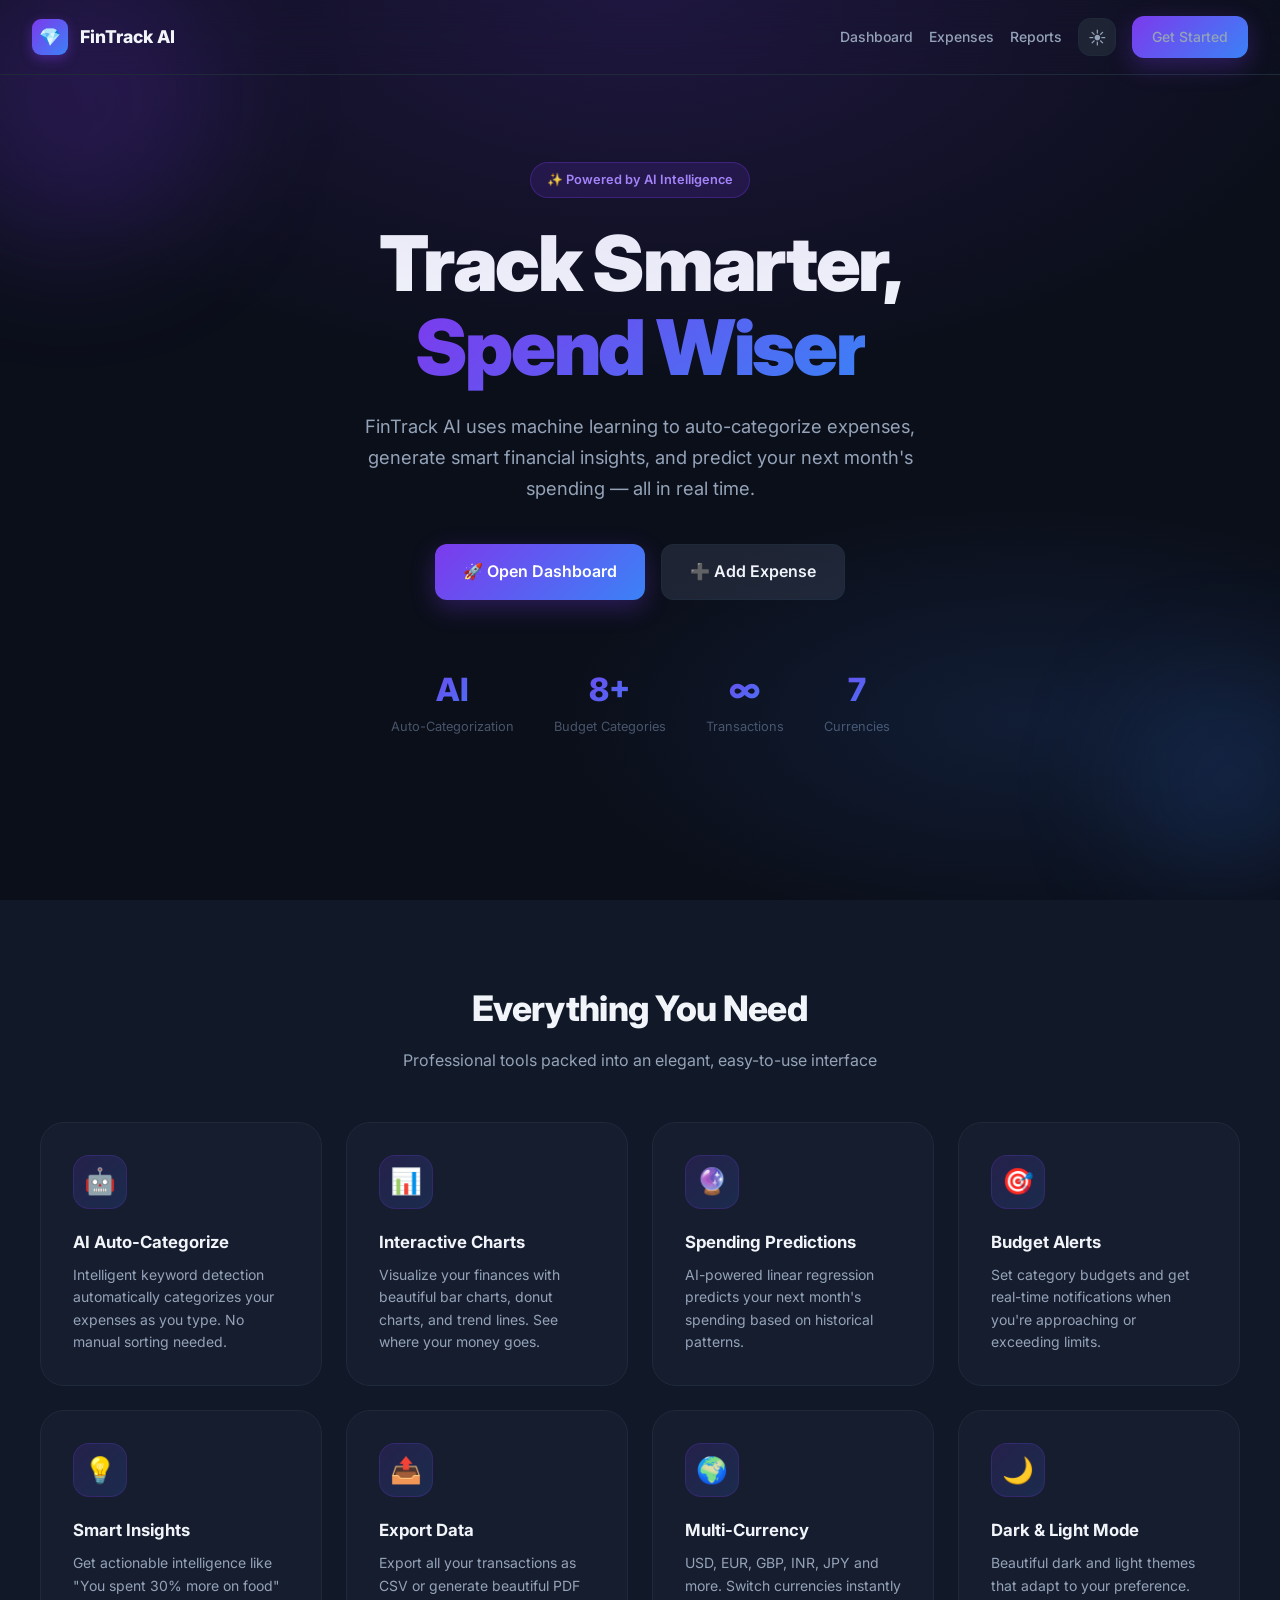
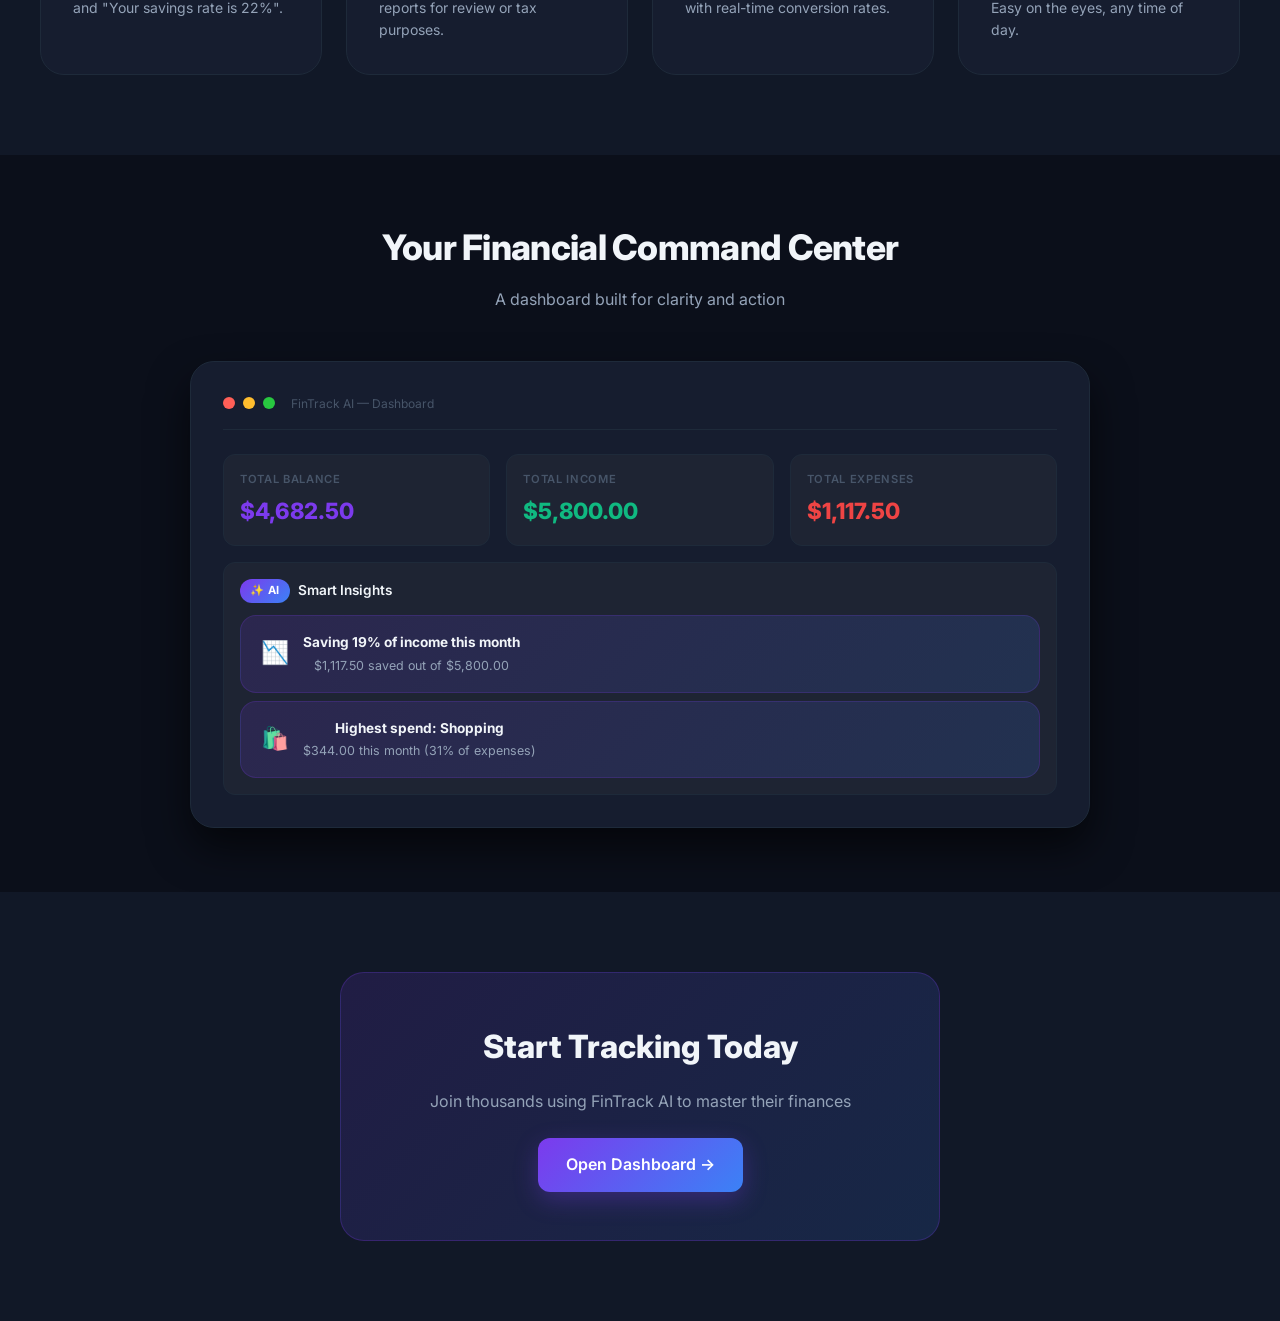
<file: FinTrack_AI_App/index.html>
<!DOCTYPE html>
<html lang="en" data-theme="dark">
<head>
  <meta charset="UTF-8" />
  <meta name="viewport" content="width=device-width, initial-scale=1.0" />
  <title>FinTrack AI — Smart Expense Manager</title>
  <meta name="description" content="FinTrack AI is an intelligent, AI-powered expense tracker that helps you manage finances, track spending, and predict your budget." />
  <link rel="stylesheet" href="css/main.css" />
  <link rel="stylesheet" href="css/sidebar.css" />
  <style>
    /* HOME PAGE SPECIFIC */
    .hero-section {
      min-height: 100vh;
      display: flex;
      flex-direction: column;
      align-items: center;
      justify-content: center;
      text-align: center;
      padding: 2rem;
      position: relative;
      overflow: hidden;
    }

    .hero-bg {
      position: absolute; inset: 0;
      background: radial-gradient(ellipse 80% 60% at 50% 0%, rgba(124,58,237,0.18) 0%, transparent 70%),
                  radial-gradient(ellipse 60% 40% at 80% 80%, rgba(59,130,246,0.12) 0%, transparent 60%);
      pointer-events: none;
    }

    .hero-badge {
      display: inline-flex;
      align-items: center;
      gap: 0.5rem;
      padding: 0.4rem 1rem;
      background: rgba(124,58,237,0.15);
      border: 1px solid rgba(124,58,237,0.3);
      border-radius: 100px;
      font-size: 0.8rem;
      font-weight: 600;
      color: var(--primary-light);
      margin-bottom: 1.5rem;
      animation: slideDown 0.6s ease;
    }

    .hero-title {
      font-size: clamp(2.5rem, 6vw, 5rem);
      font-weight: 900;
      letter-spacing: -0.03em;
      line-height: 1.1;
      margin-bottom: 1.25rem;
      animation: slideUp 0.7s ease;
    }

    .hero-title .gradient-text {
      background: var(--gradient);
      -webkit-background-clip: text;
      -webkit-text-fill-color: transparent;
      background-clip: text;
    }

    .hero-subtitle {
      font-size: 1.15rem;
      color: var(--text-secondary);
      max-width: 560px;
      margin: 0 auto 2.5rem;
      line-height: 1.7;
      animation: slideUp 0.8s ease;
    }

    .hero-cta {
      display: flex;
      gap: 1rem;
      justify-content: center;
      flex-wrap: wrap;
      animation: slideUp 0.9s ease;
    }

    .hero-stats {
      display: flex;
      gap: 2.5rem;
      justify-content: center;
      flex-wrap: wrap;
      margin-top: 4rem;
      animation: fadeIn 1s ease;
    }
    .hero-stat { text-align: center; }
    .hero-stat .val {
      font-size: 2rem;
      font-weight: 800;
      background: var(--gradient);
      -webkit-background-clip: text;
      -webkit-text-fill-color: transparent;
      background-clip: text;
    }
    .hero-stat .lbl { font-size: 0.8rem; color: var(--text-muted); margin-top: 2px; }

    /* FEATURES */
    .features-section {
      padding: 5rem 2rem;
      background: var(--bg-secondary);
    }
    .section-title {
      text-align: center;
      margin-bottom: 3rem;
    }
    .section-title h2 {
      font-size: 2.2rem;
      font-weight: 800;
      letter-spacing: -0.02em;
      margin-bottom: 0.75rem;
    }
    .section-title p { font-size: 1rem; color: var(--text-secondary); }

    .features-grid {
      display: grid;
      grid-template-columns: repeat(auto-fit, minmax(280px, 1fr));
      gap: 1.5rem;
      max-width: 1200px;
      margin: 0 auto;
    }
    .feature-card {
      background: var(--bg-card);
      border: 1px solid var(--border);
      border-radius: var(--radius-xl);
      padding: 2rem;
      transition: all var(--transition);
      position: relative;
      overflow: hidden;
    }
    .feature-card::before {
      content: '';
      position: absolute;
      top: 0; left: 0; right: 0;
      height: 2px;
      background: var(--gradient);
      opacity: 0;
      transition: opacity var(--transition);
    }
    .feature-card:hover { transform: translateY(-6px); box-shadow: var(--shadow-lg); }
    .feature-card:hover::before { opacity: 1; }
    .feature-icon {
      width: 54px; height: 54px;
      border-radius: var(--radius-lg);
      background: var(--gradient-soft);
      border: 1px solid rgba(124,58,237,0.2);
      display: flex; align-items: center; justify-content: center;
      font-size: 1.6rem;
      margin-bottom: 1.25rem;
    }
    .feature-card h3 { font-size: 1.05rem; font-weight: 700; margin-bottom: 0.5rem; }
    .feature-card p { font-size: 0.875rem; color: var(--text-secondary); line-height: 1.6; }

    /* PREVIEW STRIP */
    .preview-section {
      padding: 4rem 2rem;
      background: var(--bg-primary);
      text-align: center;
    }
    .preview-card {
      max-width: 900px;
      margin: 2rem auto 0;
      background: var(--bg-card);
      border: 1px solid var(--border);
      border-radius: var(--radius-xl);
      padding: 2rem;
      box-shadow: var(--shadow-lg);
    }
    .preview-bar {
      display: flex;
      align-items: center;
      gap: 0.5rem;
      margin-bottom: 1.5rem;
      padding-bottom: 1rem;
      border-bottom: 1px solid var(--border);
    }
    .preview-dot { width: 12px; height: 12px; border-radius: 50%; }
    .preview-dot.red   { background: #FF5F57; }
    .preview-dot.amber { background: #FFBD2E; }
    .preview-dot.green { background: #28C840; }
    .preview-stat-row {
      display: grid;
      grid-template-columns: repeat(3,1fr);
      gap: 1rem;
      text-align: left;
    }
    .preview-stat {
      padding: 1rem;
      background: var(--bg-tertiary);
      border-radius: var(--radius);
      border: 1px solid var(--border);
    }
    .preview-stat .label { font-size: 0.7rem; color: var(--text-muted); text-transform:uppercase; letter-spacing:0.06em; font-weight:600; }
    .preview-stat .amount { font-size: 1.4rem; font-weight: 800; margin-top: 0.25rem; }
    .green-text { color: var(--success); }
    .red-text   { color: var(--danger); }
    .purple-text { color: var(--primary); }

    /* CTA SECTION */
    .cta-section {
      padding: 5rem 2rem;
      background: var(--bg-secondary);
      text-align: center;
    }
    .cta-box {
      max-width: 600px;
      margin: 0 auto;
      padding: 3rem;
      border-radius: var(--radius-xl);
      background: var(--gradient-soft);
      border: 1.5px solid rgba(124,58,237,0.25);
    }
    .cta-box h2 { font-size: 2rem; font-weight: 800; margin-bottom: 1rem; }
    .cta-box p  { color: var(--text-secondary); margin-bottom: 1.5rem; }

    /* Home-only: no sidebar */
    .home-header {
      position: fixed;
      top: 0; left: 0; right: 0;
      padding: 1rem 2rem;
      display: flex;
      align-items: center;
      justify-content: space-between;
      z-index: 100;
      backdrop-filter: blur(20px);
      -webkit-backdrop-filter: blur(20px);
      background: rgba(var(--bg-primary), 0.8);
      border-bottom: 1px solid var(--border);
    }
    .home-logo { display: flex; align-items: center; gap: 0.75rem; }
    .home-logo .logo-icon { width: 36px; height: 36px; border-radius: 9px; background: var(--gradient); display:flex;align-items:center;justify-content:center;font-size:1.1rem;color:white;box-shadow:0 4px 12px rgba(124,58,237,0.4); }
    .home-logo span { font-size: 1.1rem; font-weight: 800; color: var(--text-primary); }
    .home-nav { display: flex; align-items: center; gap: 1rem; }
    .home-nav a { font-size: 0.875rem; font-weight: 500; color: var(--text-secondary); transition: color var(--transition-fast); }
    .home-nav a:hover { color: var(--primary); }

    .floating-orb {
      position: absolute;
      border-radius: 50%;
      filter: blur(60px);
      pointer-events: none;
      animation: float 6s ease-in-out infinite;
    }
    .orb-1 { width: 300px; height: 300px; background: rgba(124,58,237,0.2); top:-50px; left:-80px; }
    .orb-2 { width: 200px; height: 200px; background: rgba(59,130,246,0.15); bottom:20px; right:-50px; animation-delay:-3s; }
    @keyframes float {
      0%,100% { transform: translateY(0); }
      50%      { transform: translateY(-20px); }
    }
  </style>
</head>
<body>
<!-- Home page: full-width, no sidebar -->

<header class="home-header">
  <div class="home-logo">
    <div class="logo-icon">💎</div>
    <span>FinTrack AI</span>
  </div>
  <nav class="home-nav">
    <a href="dashboard.html">Dashboard</a>
    <a href="expenses.html">Expenses</a>
    <a href="reports.html">Reports</a>
    <button class="theme-toggle-btn" id="themeToggleBtn" title="Toggle theme">🌙</button>
    <a href="dashboard.html" class="btn btn-primary">Get Started</a>
  </nav>
</header>

<!-- HERO -->
<section class="hero-section">
  <div class="hero-bg"></div>
  <div class="floating-orb orb-1"></div>
  <div class="floating-orb orb-2"></div>

  <div class="hero-badge">✨ Powered by AI Intelligence</div>

  <h1 class="hero-title">
    Track Smarter,<br/>
    <span class="gradient-text">Spend Wiser</span>
  </h1>

  <p class="hero-subtitle">
    FinTrack AI uses machine learning to auto-categorize expenses, generate smart financial insights, and predict your next month's spending — all in real time.
  </p>

  <div class="hero-cta">
    <a href="dashboard.html" class="btn btn-primary btn-lg">
      🚀 Open Dashboard
    </a>
    <a href="expenses.html" class="btn btn-secondary btn-lg">
      ➕ Add Expense
    </a>
  </div>

  <div class="hero-stats">
    <div class="hero-stat">
      <div class="val">AI</div>
      <div class="lbl">Auto-Categorization</div>
    </div>
    <div class="hero-stat">
      <div class="val">8+</div>
      <div class="lbl">Budget Categories</div>
    </div>
    <div class="hero-stat">
      <div class="val">∞</div>
      <div class="lbl">Transactions</div>
    </div>
    <div class="hero-stat">
      <div class="val">7</div>
      <div class="lbl">Currencies</div>
    </div>
  </div>
</section>

<!-- FEATURES -->
<section class="features-section">
  <div class="section-title">
    <h2>Everything You Need</h2>
    <p>Professional tools packed into an elegant, easy-to-use interface</p>
  </div>
  <div class="features-grid">
    <div class="feature-card">
      <div class="feature-icon">🤖</div>
      <h3>AI Auto-Categorize</h3>
      <p>Intelligent keyword detection automatically categorizes your expenses as you type. No manual sorting needed.</p>
    </div>
    <div class="feature-card">
      <div class="feature-icon">📊</div>
      <h3>Interactive Charts</h3>
      <p>Visualize your finances with beautiful bar charts, donut charts, and trend lines. See where your money goes.</p>
    </div>
    <div class="feature-card">
      <div class="feature-icon">🔮</div>
      <h3>Spending Predictions</h3>
      <p>AI-powered linear regression predicts your next month's spending based on historical patterns.</p>
    </div>
    <div class="feature-card">
      <div class="feature-icon">🎯</div>
      <h3>Budget Alerts</h3>
      <p>Set category budgets and get real-time notifications when you're approaching or exceeding limits.</p>
    </div>
    <div class="feature-card">
      <div class="feature-icon">💡</div>
      <h3>Smart Insights</h3>
      <p>Get actionable intelligence like "You spent 30% more on food" and "Your savings rate is 22%".</p>
    </div>
    <div class="feature-card">
      <div class="feature-icon">📤</div>
      <h3>Export Data</h3>
      <p>Export all your transactions as CSV or generate beautiful PDF reports for review or tax purposes.</p>
    </div>
    <div class="feature-card">
      <div class="feature-icon">🌍</div>
      <h3>Multi-Currency</h3>
      <p>USD, EUR, GBP, INR, JPY and more. Switch currencies instantly with real-time conversion rates.</p>
    </div>
    <div class="feature-card">
      <div class="feature-icon">🌙</div>
      <h3>Dark & Light Mode</h3>
      <p>Beautiful dark and light themes that adapt to your preference. Easy on the eyes, any time of day.</p>
    </div>
  </div>
</section>

<!-- PREVIEW -->
<section class="preview-section">
  <div class="section-title">
    <h2>Your Financial Command Center</h2>
    <p>A dashboard built for clarity and action</p>
  </div>
  <div class="preview-card">
    <div class="preview-bar">
      <div class="preview-dot red"></div>
      <div class="preview-dot amber"></div>
      <div class="preview-dot green"></div>
      <span style="margin-left:8px;font-size:12px;color:var(--text-muted)">FinTrack AI — Dashboard</span>
    </div>
    <div class="preview-stat-row">
      <div class="preview-stat">
        <div class="label">Total Balance</div>
        <div class="amount purple-text">$4,682.50</div>
      </div>
      <div class="preview-stat">
        <div class="label">Total Income</div>
        <div class="amount green-text">$5,800.00</div>
      </div>
      <div class="preview-stat">
        <div class="label">Total Expenses</div>
        <div class="amount red-text">$1,117.50</div>
      </div>
    </div>
    <div style="margin-top:1rem;padding:1rem;background:var(--bg-tertiary);border-radius:var(--radius);border:1px solid var(--border);">
      <div style="display:flex;align-items:center;gap:0.5rem;margin-bottom:0.75rem">
        <span class="ai-badge">✨ AI</span>
        <span style="font-size:0.85rem;font-weight:600">Smart Insights</span>
      </div>
      <div style="display:flex;flex-direction:column;gap:0.5rem">
        <div class="insight-card">
          <div class="insight-icon">📉</div>
          <div class="insight-text"><h4>Saving 19% of income this month</h4><p>$1,117.50 saved out of $5,800.00</p></div>
        </div>
        <div class="insight-card">
          <div class="insight-icon">🛍️</div>
          <div class="insight-text"><h4>Highest spend: Shopping</h4><p>$344.00 this month (31% of expenses)</p></div>
        </div>
      </div>
    </div>
  </div>
</section>

<!-- CTA -->
<section class="cta-section">
  <div class="cta-box">
    <h2>Start Tracking Today</h2>
    <p>Join thousands using FinTrack AI to master their finances</p>
    <a href="dashboard.html" class="btn btn-primary btn-lg">Open Dashboard →</a>
  </div>
</section>

<!-- Toast & scripts -->
<div class="toast-container" id="toastContainer"></div>

<script src="js/app.js"></script>
<script>
  AppState.init();
  AppState.updateThemeIcon();
  document.getElementById('themeToggleBtn').addEventListener('click', () => AppState.toggleTheme());
</script>
</body>
</html>
</file>
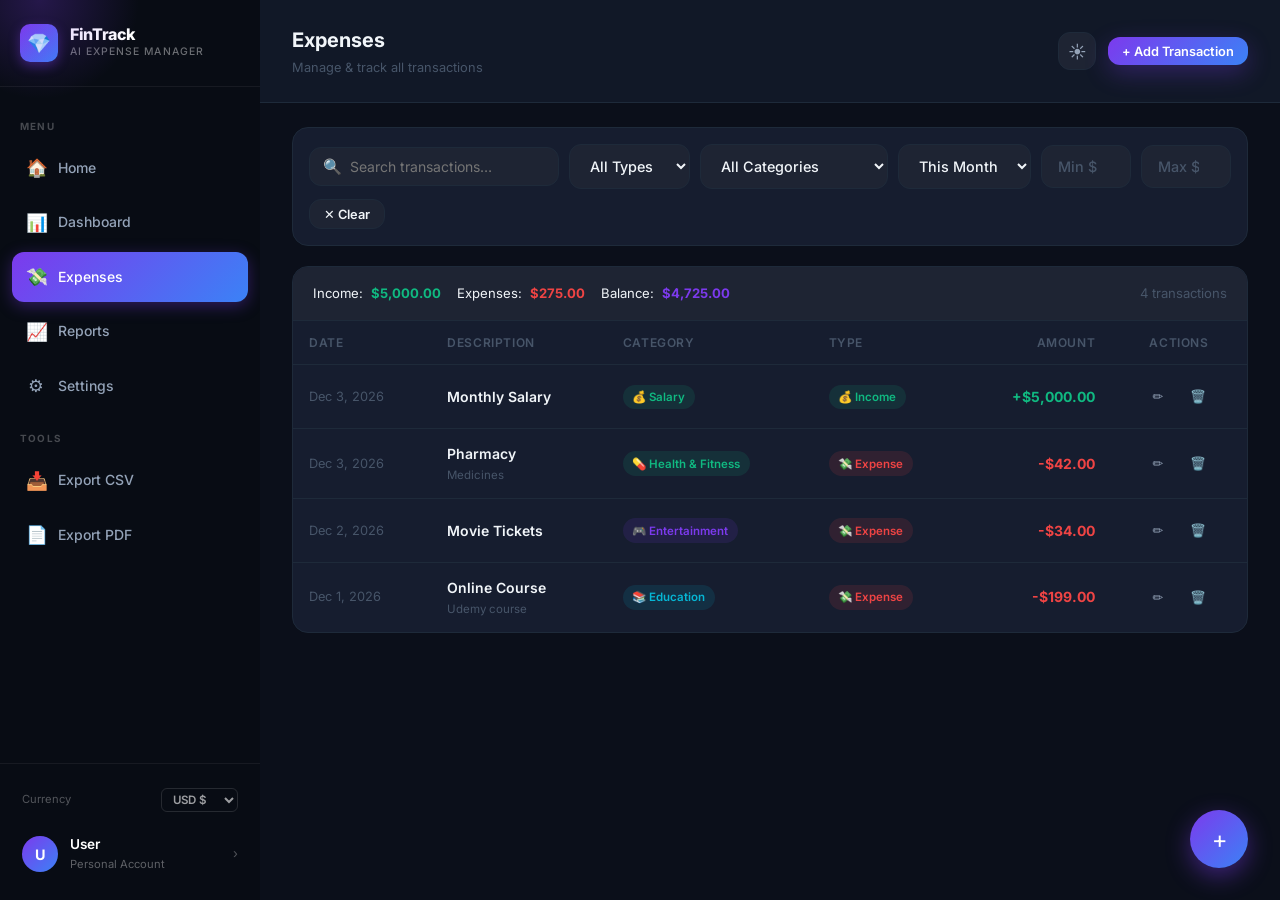
<file: FinTrack_AI_App/expenses.html>
<!DOCTYPE html>
<html lang="en" data-theme="dark">
<head>
  <meta charset="UTF-8" />
  <meta name="viewport" content="width=device-width, initial-scale=1.0" />
  <title>Expenses — FinTrack AI</title>
  <meta name="description" content="Add, edit, and manage your expenses and income with AI auto-categorization." />
  <link rel="stylesheet" href="css/main.css" />
  <link rel="stylesheet" href="css/sidebar.css" />
  <style>
    .type-toggle-group { display: flex; gap: 0.5rem; }
    .type-btn {
      flex: 1;
      padding: 0.7rem;
      border-radius: var(--radius);
      border: 1.5px solid var(--border);
      background: var(--bg-tertiary);
      color: var(--text-secondary);
      font-size: 0.875rem;
      font-weight: 600;
      transition: all var(--transition-fast);
      text-align: center;
    }
    .type-btn.active.expense { background: var(--danger-light); border-color: var(--danger); color: var(--danger); }
    .type-btn.active.income  { background: var(--success-light); border-color: var(--success); color: var(--success); }

    .ai-suggest {
      display: none;
      align-items: center;
      gap: 0.5rem;
      margin-top: 0.25rem;
      font-size: 0.78rem;
      color: var(--primary);
      font-weight: 500;
    }
    .ai-suggest.visible { display: flex; }
    .ai-suggest-badge {
      background: var(--gradient);
      color: white;
      font-size: 0.65rem;
      font-weight: 700;
      padding: 0.1rem 0.4rem;
      border-radius: 4px;
    }
    .ai-suggest button {
      background: transparent;
      color: var(--primary);
      font-size: 0.78rem;
      font-weight: 600;
      text-decoration: underline;
    }

    .filter-bar {
      display: flex;
      flex-wrap: wrap;
      gap: 0.625rem;
      align-items: center;
      padding: 1rem;
      background: var(--bg-card);
      border: 1px solid var(--border);
      border-radius: var(--radius-lg);
      margin-bottom: 1.25rem;
    }
    .filter-bar .search-wrapper { flex: 1; min-width: 180px; }
    .filter-bar .search-input { width: 100%; min-width: unset; }

    .tx-table-wrap {
      background: var(--bg-card);
      border: 1px solid var(--border);
      border-radius: var(--radius-lg);
      overflow: hidden;
    }

    .summary-strip {
      display: flex;
      gap: 1rem;
      padding: 1rem 1.25rem;
      background: var(--bg-tertiary);
      border-bottom: 1px solid var(--border);
      flex-wrap: wrap;
    }
    .summary-strip-item { display: flex; align-items: center; gap: 0.5rem; font-size: 0.82rem; }
    .summary-strip-item strong { font-weight: 700; }
    .summary-strip-item.income strong { color: var(--success); }
    .summary-strip-item.expense strong { color: var(--danger); }
    .summary-strip-item.balance strong { color: var(--primary); }
  </style>
</head>
<body>
<div class="app-layout">
  <aside id="appSidebar" class="sidebar"></aside>
  <div class="sidebar-overlay" id="sidebarOverlay"></div>

  <main class="main-content">
    <div class="page-header">
      <div style="display:flex;align-items:center;gap:0.75rem">
        <button class="mobile-menu-btn" id="mobilMenuBtn">☰</button>
        <div class="page-header-left">
          <h1>Expenses</h1>
          <p>Manage & track all transactions</p>
        </div>
      </div>
      <div class="header-actions">
        <button class="theme-toggle-btn" id="themeToggleBtn">🌙</button>
        <button class="btn btn-primary btn-sm" onclick="openModal('addModal')">+ Add Transaction</button>
      </div>
    </div>

    <div class="page-container" style="padding-top:1.5rem">

      <!-- Filter Bar -->
      <div class="filter-bar animate-slideUp">
        <div class="search-wrapper">
          <span class="search-icon">🔍</span>
          <input type="text" class="search-input" id="searchInput" placeholder="Search transactions…">
        </div>
        <select class="form-control" id="filterType" style="width:auto">
          <option value="all">All Types</option>
          <option value="expense">Expenses</option>
          <option value="income">Income</option>
        </select>
        <select class="form-control" id="filterCategory" style="width:auto">
          <option value="all">All Categories</option>
        </select>
        <select class="form-control" id="filterPeriod" style="width:auto">
          <option value="all">All Time</option>
          <option value="today">Today</option>
          <option value="week">This Week</option>
          <option value="month" selected>This Month</option>
          <option value="year">This Year</option>
        </select>
        <input type="number" class="form-control" id="filterMin" placeholder="Min $" style="width:90px">
        <input type="number" class="form-control" id="filterMax" placeholder="Max $" style="width:90px">
        <button class="btn btn-secondary btn-sm" onclick="clearFilters()">✕ Clear</button>
      </div>

      <!-- Summary Strip -->
      <div class="tx-table-wrap animate-slideUp stagger-1">
        <div class="summary-strip" id="summaryStrip">
          <div class="summary-strip-item income">Income: <strong id="sumIncome">—</strong></div>
          <div class="summary-strip-item expense">Expenses: <strong id="sumExpenses">—</strong></div>
          <div class="summary-strip-item balance">Balance: <strong id="sumBalance">—</strong></div>
          <div class="summary-strip-item" style="margin-left:auto;color:var(--text-muted)">
            <span id="txCount">0 transactions</span>
          </div>
        </div>

        <div id="txTableContainer">
          <table class="data-table" id="txTable">
            <thead>
              <tr>
                <th>Date</th>
                <th>Description</th>
                <th>Category</th>
                <th>Type</th>
                <th style="text-align:right">Amount</th>
                <th style="text-align:center">Actions</th>
              </tr>
            </thead>
            <tbody id="txTableBody"></tbody>
          </table>
        </div>
      </div>

    </div><!-- /container -->
  </main>
</div>

<!-- Mobile Tab Bar -->
<nav class="mobile-tab-bar" id="mobileTabBar"></nav>
<!-- FAB -->
<button class="fab" onclick="openModal('addModal')" title="Add Transaction">+</button>
<div class="toast-container" id="toastContainer"></div>

<!-- ADD / EDIT MODAL -->
<div class="modal-overlay" id="addModal">
  <div class="modal">
    <div class="modal-header">
      <h2 id="modalTitle">➕ Add Transaction</h2>
      <button class="modal-close" onclick="closeModal('addModal')">✕</button>
    </div>
    <div class="modal-form" id="txForm">
      <!-- Type Toggle -->
      <div class="form-group">
        <label class="form-label">Type</label>
        <div class="type-toggle-group">
          <button class="type-btn expense active" data-type="expense" onclick="selectType('expense')">💸 Expense</button>
          <button class="type-btn income" data-type="income" onclick="selectType('income')">💰 Income</button>
        </div>
        <input type="hidden" id="txType" value="expense">
      </div>

      <!-- Name -->
      <div class="form-group">
        <label class="form-label">Description</label>
        <input type="text" class="form-control" id="txName" placeholder="e.g. Grocery Shopping" autocomplete="off">
        <div class="ai-suggest" id="aiSuggest">
          <span class="ai-suggest-badge">AI</span>
          Category detected: <strong id="suggestedCat">—</strong>
          <button onclick="acceptAISuggestion()">Apply</button>
        </div>
      </div>

      <!-- Amount + Date -->
      <div class="form-row">
        <div class="form-group">
          <label class="form-label">Amount (<span id="curSymbol">$</span>)</label>
          <input type="number" class="form-control" id="txAmount" placeholder="0.00" min="0" step="0.01">
        </div>
        <div class="form-group">
          <label class="form-label">Date</label>
          <input type="date" class="form-control" id="txDate">
        </div>
      </div>

      <!-- Category -->
      <div class="form-group">
        <label class="form-label">Category</label>
        <select class="form-control" id="txCategory">
          <option value="">Select category…</option>
        </select>
      </div>

      <!-- Note -->
      <div class="form-group">
        <label class="form-label">Note (optional)</label>
        <input type="text" class="form-control" id="txNote" placeholder="Add a note…">
      </div>

      <input type="hidden" id="txEditId">
    </div>
    <div class="modal-footer">
      <button class="btn btn-secondary" onclick="closeModal('addModal')">Cancel</button>
      <button class="btn btn-primary" onclick="saveTransaction()" id="saveTxBtn">Save Transaction</button>
    </div>
  </div>
</div>

<!-- DELETE CONFIRM MODAL -->
<div class="modal-overlay" id="deleteModal">
  <div class="modal" style="max-width:380px">
    <div class="modal-header">
      <h2>🗑️ Delete Transaction</h2>
      <button class="modal-close" onclick="closeModal('deleteModal')">✕</button>
    </div>
    <p style="color:var(--text-secondary);font-size:0.9rem;margin-bottom:1.5rem">
      Are you sure you want to delete <strong id="deleteTxName">this transaction</strong>? This action cannot be undone.
    </p>
    <div class="modal-footer">
      <button class="btn btn-secondary" onclick="closeModal('deleteModal')">Cancel</button>
      <button class="btn btn-danger" onclick="confirmDelete()">Delete</button>
    </div>
  </div>
</div>

<script src="js/app.js"></script>
<script src="js/ai.js"></script>
<script src="js/export.js"></script>
<script>
  let pendingDeleteId = null;
  let aiSuggestedCat  = '';
  let CATEGORIES_INLINE = {};

  function buildCategoriesRef() {
    CATEGORIES_INLINE = window.CATEGORIES || {};
  }

  function selectType(type) {
    document.getElementById('txType').value = type;
    document.querySelectorAll('.type-btn').forEach(b => {
      b.classList.remove('active');
      if (b.dataset.type === type) b.classList.add('active');
    });
  }

  // AI auto-suggest on name input
  let aiDebounce;
  document.getElementById('txName').addEventListener('input', function() {
    clearTimeout(aiDebounce);
    aiDebounce = setTimeout(() => {
      const val = this.value.trim();
      if (val.length < 3) { document.getElementById('aiSuggest').classList.remove('visible'); return; }
      const cat = autoCategorize(val);
      const catInfo = CATEGORIES[cat];
      if (cat && cat !== 'others') {
        aiSuggestedCat = cat;
        document.getElementById('suggestedCat').textContent = `${catInfo.icon} ${catInfo.label}`;
        document.getElementById('aiSuggest').classList.add('visible');
      } else {
        document.getElementById('aiSuggest').classList.remove('visible');
      }
    }, 300);
  });

  function acceptAISuggestion() {
    document.getElementById('txCategory').value = aiSuggestedCat;
    document.getElementById('aiSuggest').classList.remove('visible');
    showToast('✅ Category Applied', `AI suggested: ${CATEGORIES[aiSuggestedCat]?.label}`, 'info');
  }

  function resetForm() {
    document.getElementById('txType').value = 'expense';
    document.getElementById('txName').value = '';
    document.getElementById('txAmount').value = '';
    document.getElementById('txDate').value = getToday();
    document.getElementById('txCategory').value = '';
    document.getElementById('txNote').value = '';
    document.getElementById('txEditId').value = '';
    document.getElementById('modalTitle').textContent = '➕ Add Transaction';
    document.getElementById('saveTxBtn').textContent = 'Save Transaction';
    document.getElementById('aiSuggest').classList.remove('visible');
    selectType('expense');
    const cur = CURRENCIES[AppState.currency];
    document.getElementById('curSymbol').textContent = cur ? cur.symbol : '$';
  }

  function openAddModal() {
    resetForm();
    openModal('addModal');
  }

  function openEditModal(id) {
    const tx = AppState.transactions.find(t => t.id === id);
    if (!tx) return;
    resetForm();
    document.getElementById('txEditId').value = tx.id;
    document.getElementById('txName').value = tx.name;
    document.getElementById('txAmount').value = tx.amount;
    document.getElementById('txDate').value = tx.date;
    document.getElementById('txCategory').value = tx.category;
    document.getElementById('txNote').value = tx.note || '';
    selectType(tx.type);
    document.getElementById('modalTitle').textContent = '✏️ Edit Transaction';
    document.getElementById('saveTxBtn').textContent = 'Update';
    openModal('addModal');
  }

  function saveTransaction() {
    const name     = document.getElementById('txName').value.trim();
    const amountRaw = parseFloat(document.getElementById('txAmount').value);
    const date     = document.getElementById('txDate').value;
    const category = document.getElementById('txCategory').value;
    const type     = document.getElementById('txType').value;
    const note     = document.getElementById('txNote').value.trim();
    const editId   = document.getElementById('txEditId').value;

    // Convert from display currency back to USD base
    const cur = CURRENCIES[AppState.currency] || CURRENCIES.USD;
    const amount = amountRaw / cur.rate;

    if (!name)     { showToast('Missing field', 'Please enter a description', 'error'); return; }
    if (!amount || amount <= 0) { showToast('Invalid amount', 'Enter a valid amount', 'error'); return; }
    if (!date)     { showToast('Missing date', 'Please select a date', 'error'); return; }
    if (!category) { showToast('Missing category', 'Please select a category', 'error'); return; }

    if (editId) {
      AppState.updateTransaction(editId, { name, amount, date, category, type, note });
      showToast('✅ Updated', `${name} has been updated`, 'success');
    } else {
      AppState.addTransaction({ name, amount, date, category, type, note });
      showToast('✅ Added', `${name} added successfully`, 'success');
    }

    closeModal('addModal');
    renderTable();
  }

  function openDeleteModal(id) {
    const tx = AppState.transactions.find(t => t.id === id);
    if (!tx) return;
    pendingDeleteId = id;
    document.getElementById('deleteTxName').textContent = tx.name;
    openModal('deleteModal');
  }

  function confirmDelete() {
    if (!pendingDeleteId) return;
    const tx = AppState.transactions.find(t => t.id === pendingDeleteId);
    AppState.deleteTransaction(pendingDeleteId);
    closeModal('deleteModal');
    showToast('🗑️ Deleted', `${tx?.name || 'Transaction'} removed`, 'warning');
    renderTable();
  }

  function getFilters() {
    return {
      search:   document.getElementById('searchInput').value,
      type:     document.getElementById('filterType').value,
      category: document.getElementById('filterCategory').value,
      period:   document.getElementById('filterPeriod').value,
      minAmount: document.getElementById('filterMin').value,
      maxAmount: document.getElementById('filterMax').value,
    };
  }

  function clearFilters() {
    document.getElementById('searchInput').value = '';
    document.getElementById('filterType').value = 'all';
    document.getElementById('filterCategory').value = 'all';
    document.getElementById('filterPeriod').value = 'all';
    document.getElementById('filterMin').value = '';
    document.getElementById('filterMax').value = '';
    renderTable();
  }

  function renderTable() {
    const filters = getFilters();
    const txs = AppState.getFiltered(filters);
    const summary = AppState.getSummary(txs);

    document.getElementById('sumIncome').textContent   = AppState.formatAmount(summary.income);
    document.getElementById('sumExpenses').textContent = AppState.formatAmount(summary.expenses);
    document.getElementById('sumBalance').textContent  = AppState.formatAmount(summary.balance);
    document.getElementById('txCount').textContent     = `${txs.length} transaction${txs.length !== 1 ? 's' : ''}`;

    const tbody = document.getElementById('txTableBody');
    if (!txs.length) {
      tbody.innerHTML = `<tr><td colspan="6"><div class="empty-state"><div class="empty-state-icon">📭</div><h3>No transactions found</h3><p>Try adjusting your filters or add a new transaction</p></div></td></tr>`;
      return;
    }

    tbody.innerHTML = txs.map(t => {
      const cat = CATEGORIES[t.category] || { icon: '📦', label: t.category, class: 'cat-others' };
      const sign = t.type === 'income' ? '+' : '-';
      return `<tr>
        <td style="color:var(--text-muted);font-size:0.8rem">${formatDate(t.date)}</td>
        <td>
          <div style="font-weight:600;font-size:0.875rem">${t.name}</div>
          ${t.note ? `<div style="font-size:0.72rem;color:var(--text-muted)">${t.note}</div>` : ''}
        </td>
        <td>
          <span class="badge ${cat.class}">${cat.icon} ${cat.label}</span>
        </td>
        <td>
          <span class="badge ${t.type === 'income' ? 'badge-green' : 'badge-red'}">
            ${t.type === 'income' ? '💰 Income' : '💸 Expense'}
          </span>
        </td>
        <td style="text-align:right;font-weight:700;color:${t.type==='income'?'var(--success)':'var(--danger)'}">
          ${sign}${AppState.formatAmount(t.amount)}
        </td>
        <td>
          <div class="action-btns" style="justify-content:center">
            <button class="btn btn-ghost btn-sm btn-icon" onclick="openEditModal('${t.id}')" title="Edit">✏️</button>
            <button class="btn btn-ghost btn-sm btn-icon" onclick="openDeleteModal('${t.id}')" title="Delete">🗑️</button>
          </div>
        </td>
      </tr>`;
    }).join('');
  }

  // Live filter
  ['searchInput','filterType','filterCategory','filterPeriod','filterMin','filterMax'].forEach(id => {
    document.getElementById(id)?.addEventListener('input', renderTable);
    document.getElementById(id)?.addEventListener('change', renderTable);
  });

  // Check if opened with ?add=1
  function checkAutoOpen() {
    const params = new URLSearchParams(window.location.search);
    if (params.get('add') === '1') {
      resetForm();
      openModal('addModal');
    }
  }

  // Populate category dropdowns after CATEGORIES is available
  function populateCategoryDropdowns() {
    // Filter bar
    const filterCat = document.getElementById('filterCategory');
    Object.entries(CATEGORIES).forEach(([k, v]) => {
      const opt = document.createElement('option');
      opt.value = k; opt.textContent = v.icon + ' ' + v.label;
      filterCat.appendChild(opt);
    });
    // Modal category select
    const txCat = document.getElementById('txCategory');
    const grpExp = document.createElement('optgroup'); grpExp.label = 'Expenses';
    Object.entries(CATEGORIES).filter(([k]) => !['salary','income'].includes(k)).forEach(([k,v]) => {
      const opt = document.createElement('option'); opt.value = k; opt.textContent = v.icon + ' ' + v.label;
      grpExp.appendChild(opt);
    });
    txCat.appendChild(grpExp);
    const grpInc = document.createElement('optgroup'); grpInc.label = 'Income';
    [['salary','💰 Salary'],['income','💵 Other Income']].forEach(([k,l]) => {
      const opt = document.createElement('option'); opt.value = k; opt.textContent = l;
      grpInc.appendChild(opt);
    });
    txCat.appendChild(grpInc);
  }

  initShared('expenses.html');
  populateCategoryDropdowns();
  resetForm();
  renderTable();
  checkAutoOpen();
</script>
</body>
</html>
</file>
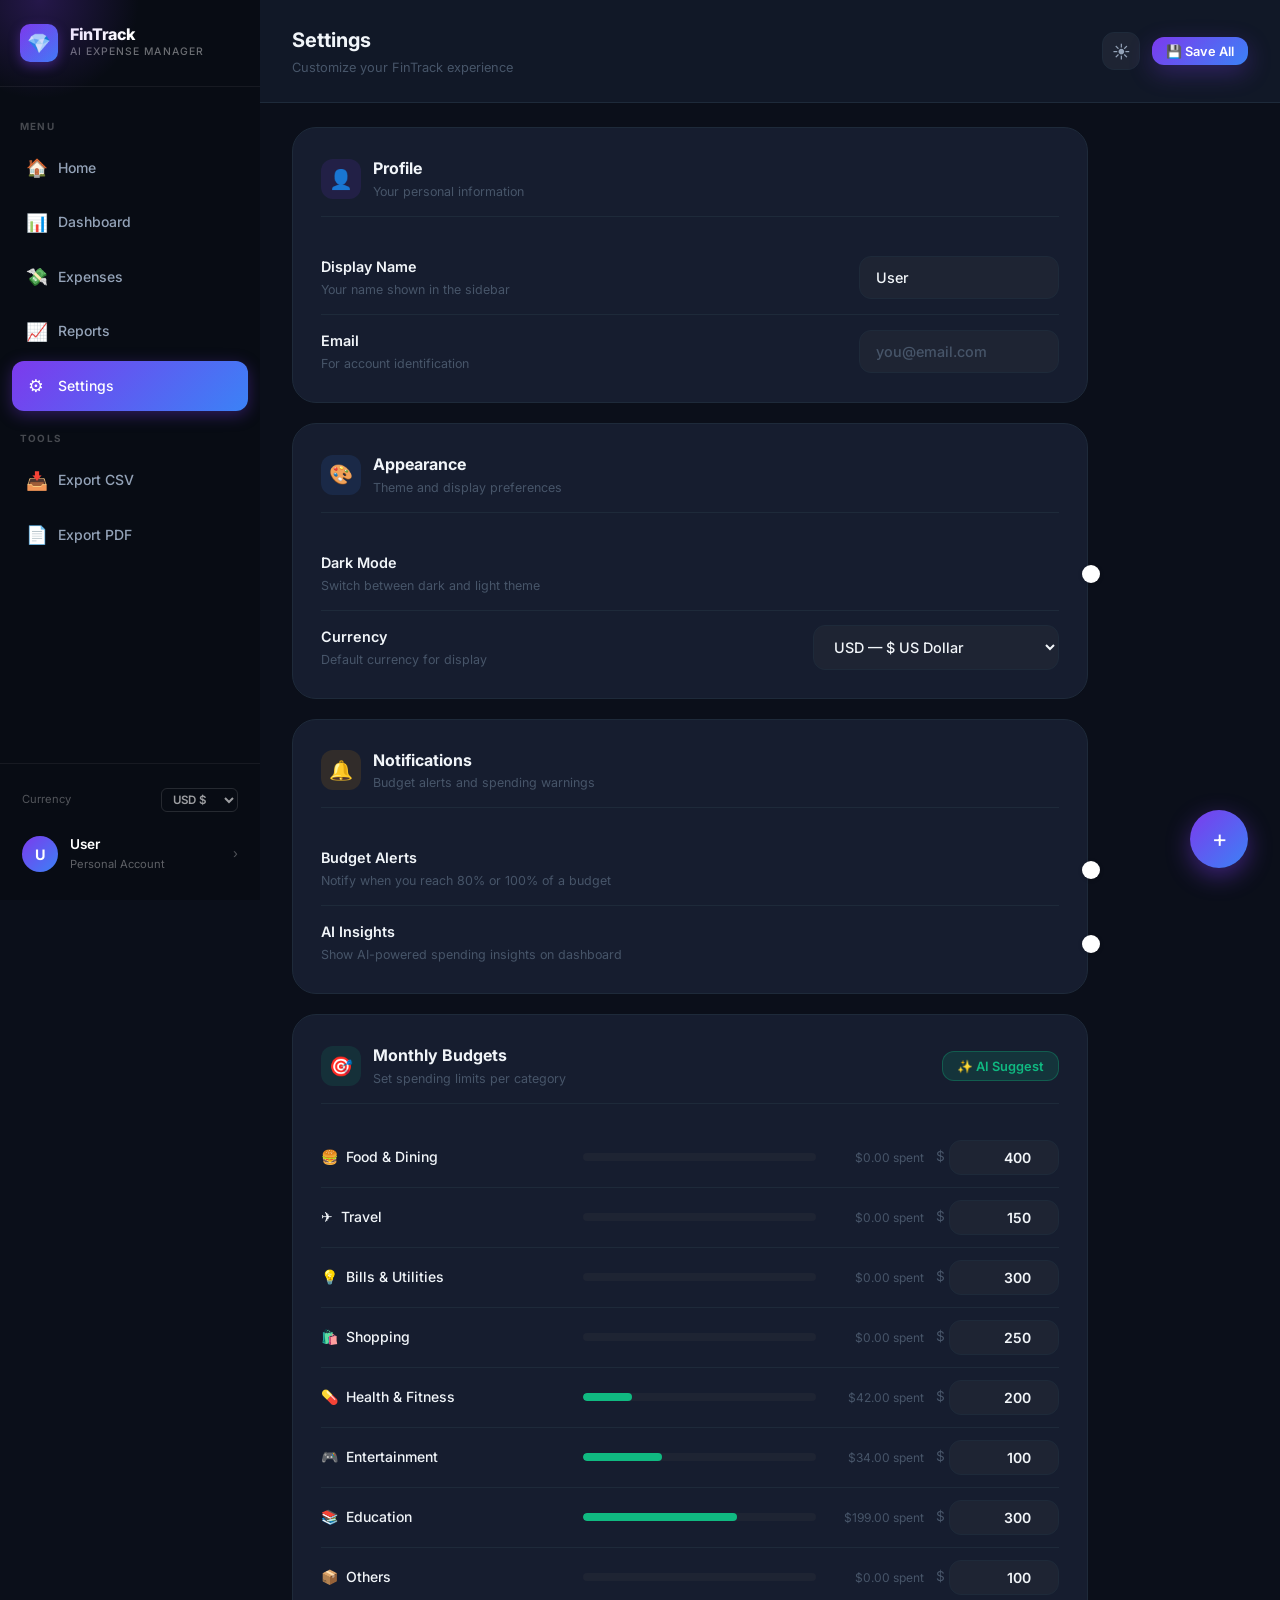
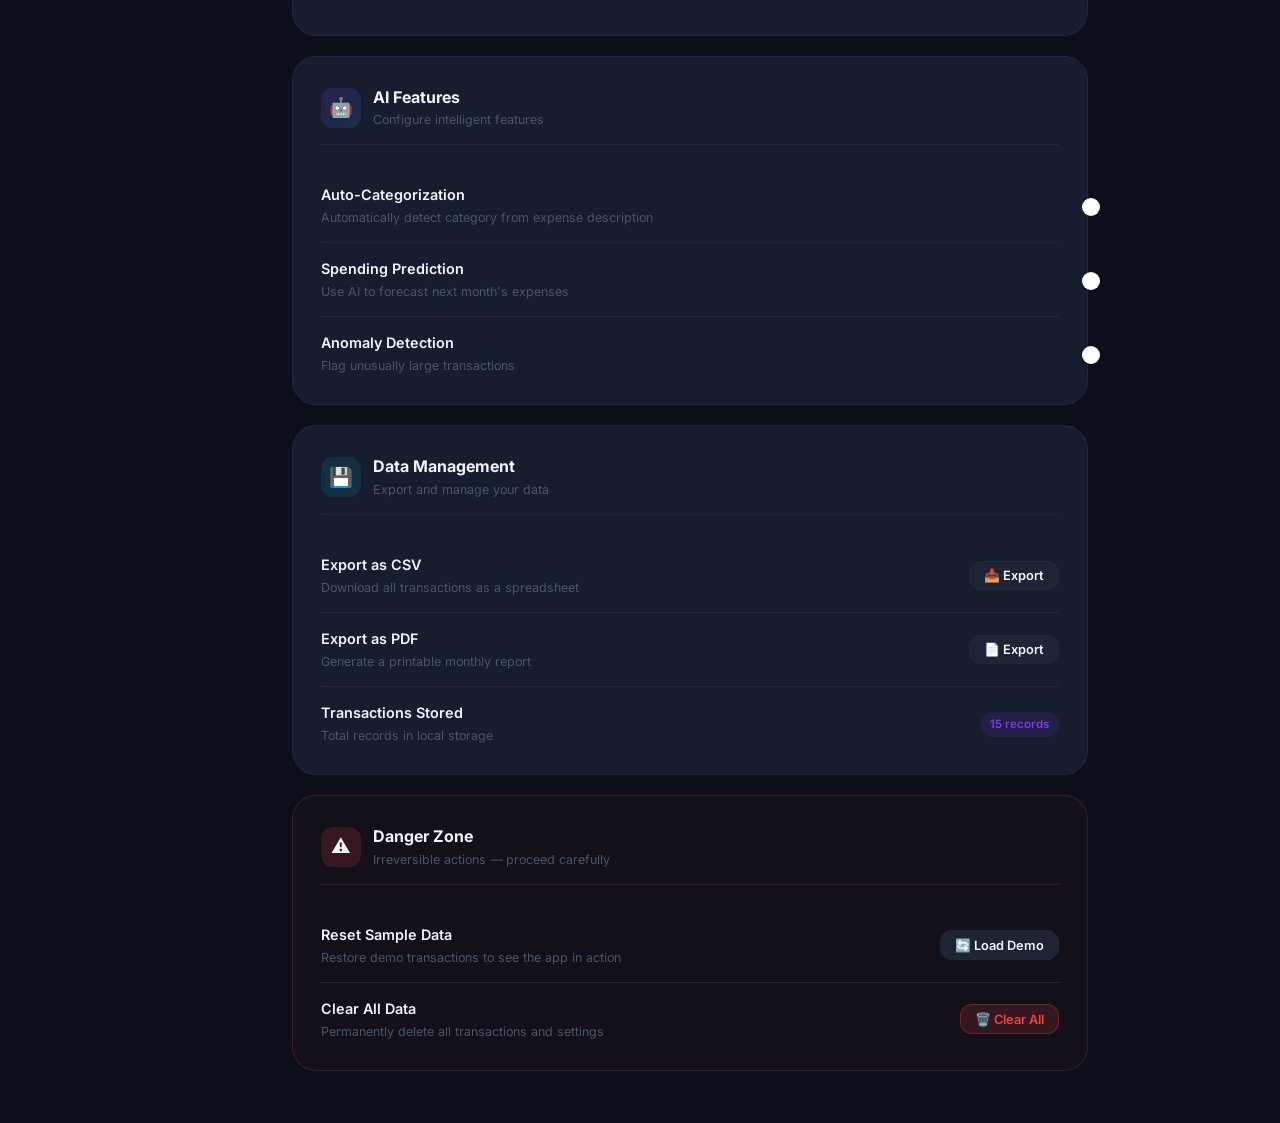
<file: FinTrack_AI_App/settings.html>
<!DOCTYPE html>
<html lang="en" data-theme="dark">
<head>
  <meta charset="UTF-8" />
  <meta name="viewport" content="width=device-width, initial-scale=1.0" />
  <title>Settings — FinTrack AI</title>
  <meta name="description" content="Configure your FinTrack AI preferences, budgets, currency, and notifications." />
  <link rel="stylesheet" href="css/main.css" />
  <link rel="stylesheet" href="css/sidebar.css" />
  <style>
    .settings-section {
      background: var(--bg-card);
      border: 1px solid var(--border);
      border-radius: var(--radius-xl);
      padding: 1.75rem;
      margin-bottom: 1.25rem;
    }
    .settings-section-header {
      display: flex;
      align-items: center;
      gap: 0.75rem;
      margin-bottom: 1.5rem;
      padding-bottom: 0.875rem;
      border-bottom: 1px solid var(--border);
    }
    .settings-section-icon {
      width: 40px; height: 40px;
      border-radius: var(--radius);
      display: flex; align-items: center; justify-content: center;
      font-size: 1.2rem;
      flex-shrink: 0;
    }
    .settings-section-header h2 {
      font-size: 1rem;
      font-weight: 700;
    }
    .settings-section-header p { font-size: 0.78rem; color: var(--text-muted); }

    .setting-row {
      display: flex;
      align-items: center;
      justify-content: space-between;
      padding: 0.875rem 0;
      border-bottom: 1px solid var(--border);
      gap: 1rem;
    }
    .setting-row:last-child { border-bottom: none; padding-bottom: 0; }
    .setting-row-label { flex: 1; }
    .setting-row-label h4 { font-size: 0.9rem; font-weight: 600; }
    .setting-row-label p  { font-size: 0.78rem; color: var(--text-muted); margin-top: 2px; }
    .setting-row-control { flex-shrink: 0; }

    .budget-editor-row {
      display: flex;
      align-items: center;
      gap: 0.75rem;
      padding: 0.75rem 0;
      border-bottom: 1px solid var(--border);
    }
    .budget-editor-row:last-child { border-bottom: none; }
    .budget-label { display: flex; align-items: center; gap: 0.5rem; flex: 1; font-size: 0.875rem; font-weight: 500; }
    .budget-input {
      width: 110px;
      padding: 0.5rem 0.75rem;
      background: var(--bg-tertiary);
      border: 1.5px solid var(--border);
      border-radius: var(--radius);
      color: var(--text-primary);
      font-size: 0.875rem;
      font-weight: 600;
      text-align: right;
      transition: border-color var(--transition-fast);
    }
    .budget-input:focus { border-color: var(--primary); }
    .budget-spent-label { font-size: 0.75rem; color: var(--text-muted); min-width: 80px; text-align: right; }

    .danger-zone {
      background: rgba(239,68,68,0.04);
      border-color: rgba(239,68,68,0.2);
    }
    .danger-zone .settings-section-header { border-bottom-color: rgba(239,68,68,0.2); }
  </style>
</head>
<body>
<div class="app-layout">
  <aside id="appSidebar" class="sidebar"></aside>
  <div class="sidebar-overlay" id="sidebarOverlay"></div>

  <main class="main-content">
    <div class="page-header">
      <div style="display:flex;align-items:center;gap:0.75rem">
        <button class="mobile-menu-btn" id="mobilMenuBtn">☰</button>
        <div class="page-header-left">
          <h1>Settings</h1>
          <p>Customize your FinTrack experience</p>
        </div>
      </div>
      <div class="header-actions">
        <button class="theme-toggle-btn" id="themeToggleBtn">🌙</button>
        <button class="btn btn-primary btn-sm" onclick="saveAllSettings()">💾 Save All</button>
      </div>
    </div>

    <div class="page-container" style="padding-top:1.5rem;max-width:860px">

      <!-- PROFILE -->
      <div class="settings-section animate-slideUp">
        <div class="settings-section-header">
          <div class="settings-section-icon" style="background:rgba(124,58,237,0.12)">👤</div>
          <div>
            <h2>Profile</h2>
            <p>Your personal information</p>
          </div>
        </div>
        <div class="setting-row">
          <div class="setting-row-label">
            <h4>Display Name</h4>
            <p>Your name shown in the sidebar</p>
          </div>
          <div class="setting-row-control">
            <input type="text" class="form-control" id="settingName" style="width:200px" placeholder="Your name">
          </div>
        </div>
        <div class="setting-row">
          <div class="setting-row-label">
            <h4>Email</h4>
            <p>For account identification</p>
          </div>
          <div class="setting-row-control">
            <input type="email" class="form-control" id="settingEmail" style="width:200px" placeholder="you@email.com">
          </div>
        </div>
      </div>

      <!-- APPEARANCE -->
      <div class="settings-section animate-slideUp stagger-1">
        <div class="settings-section-header">
          <div class="settings-section-icon" style="background:rgba(59,130,246,0.12)">🎨</div>
          <div>
            <h2>Appearance</h2>
            <p>Theme and display preferences</p>
          </div>
        </div>
        <div class="setting-row">
          <div class="setting-row-label">
            <h4>Dark Mode</h4>
            <p>Switch between dark and light theme</p>
          </div>
          <div class="setting-row-control">
            <label class="toggle">
              <input type="checkbox" id="themeSetting" onchange="handleThemeToggle(this)">
              <span class="toggle-slider"></span>
            </label>
          </div>
        </div>
        <div class="setting-row">
          <div class="setting-row-label">
            <h4>Currency</h4>
            <p>Default currency for display</p>
          </div>
          <div class="setting-row-control">
            <select class="form-control" id="settingCurrency">
            </select>
          </div>
        </div>
      </div>

      <!-- NOTIFICATIONS -->
      <div class="settings-section animate-slideUp stagger-2">
        <div class="settings-section-header">
          <div class="settings-section-icon" style="background:rgba(245,158,11,0.12)">🔔</div>
          <div>
            <h2>Notifications</h2>
            <p>Budget alerts and spending warnings</p>
          </div>
        </div>
        <div class="setting-row">
          <div class="setting-row-label">
            <h4>Budget Alerts</h4>
            <p>Notify when you reach 80% or 100% of a budget</p>
          </div>
          <div class="setting-row-control">
            <label class="toggle">
              <input type="checkbox" id="settingNotifications">
              <span class="toggle-slider"></span>
            </label>
          </div>
        </div>
        <div class="setting-row">
          <div class="setting-row-label">
            <h4>AI Insights</h4>
            <p>Show AI-powered spending insights on dashboard</p>
          </div>
          <div class="setting-row-control">
            <label class="toggle">
              <input type="checkbox" id="settingAiInsights" checked>
              <span class="toggle-slider"></span>
            </label>
          </div>
        </div>
      </div>

      <!-- BUDGET EDITOR -->
      <div class="settings-section animate-slideUp stagger-3">
        <div class="settings-section-header">
          <div class="settings-section-icon" style="background:rgba(16,185,129,0.12)">🎯</div>
          <div>
            <h2>Monthly Budgets</h2>
            <p>Set spending limits per category</p>
          </div>
          <button class="btn btn-success btn-sm" style="margin-left:auto" onclick="applyAISuggestions()">✨ AI Suggest</button>
        </div>
        <div id="budgetEditor"></div>
      </div>

      <!-- AI SETTINGS -->
      <div class="settings-section animate-slideUp stagger-3">
        <div class="settings-section-header">
          <div class="settings-section-icon" style="background:var(--gradient-soft)">🤖</div>
          <div>
            <h2>AI Features</h2>
            <p>Configure intelligent features</p>
          </div>
        </div>
        <div class="setting-row">
          <div class="setting-row-label">
            <h4>Auto-Categorization</h4>
            <p>Automatically detect category from expense description</p>
          </div>
          <div class="setting-row-control">
            <label class="toggle">
              <input type="checkbox" id="settingAutoCat" checked>
              <span class="toggle-slider"></span>
            </label>
          </div>
        </div>
        <div class="setting-row">
          <div class="setting-row-label">
            <h4>Spending Prediction</h4>
            <p>Use AI to forecast next month's expenses</p>
          </div>
          <div class="setting-row-control">
            <label class="toggle">
              <input type="checkbox" id="settingPrediction" checked>
              <span class="toggle-slider"></span>
            </label>
          </div>
        </div>
        <div class="setting-row">
          <div class="setting-row-label">
            <h4>Anomaly Detection</h4>
            <p>Flag unusually large transactions</p>
          </div>
          <div class="setting-row-control">
            <label class="toggle">
              <input type="checkbox" id="settingAnomalies" checked>
              <span class="toggle-slider"></span>
            </label>
          </div>
        </div>
      </div>

      <!-- DATA MANAGEMENT -->
      <div class="settings-section animate-slideUp stagger-4">
        <div class="settings-section-header">
          <div class="settings-section-icon" style="background:rgba(6,182,212,0.12)">💾</div>
          <div>
            <h2>Data Management</h2>
            <p>Export and manage your data</p>
          </div>
        </div>
        <div class="setting-row">
          <div class="setting-row-label">
            <h4>Export as CSV</h4>
            <p>Download all transactions as a spreadsheet</p>
          </div>
          <div class="setting-row-control">
            <button class="btn btn-secondary btn-sm" onclick="exportCSV()">📥 Export</button>
          </div>
        </div>
        <div class="setting-row">
          <div class="setting-row-label">
            <h4>Export as PDF</h4>
            <p>Generate a printable monthly report</p>
          </div>
          <div class="setting-row-control">
            <button class="btn btn-secondary btn-sm" onclick="exportPDF()">📄 Export</button>
          </div>
        </div>
        <div class="setting-row">
          <div class="setting-row-label">
            <h4>Transactions Stored</h4>
            <p>Total records in local storage</p>
          </div>
          <div class="setting-row-control">
            <span class="badge badge-purple" id="txCountBadge">—</span>
          </div>
        </div>
      </div>

      <!-- DANGER ZONE -->
      <div class="settings-section danger-zone animate-slideUp">
        <div class="settings-section-header">
          <div class="settings-section-icon" style="background:var(--danger-light)">⚠️</div>
          <div>
            <h2>Danger Zone</h2>
            <p>Irreversible actions — proceed carefully</p>
          </div>
        </div>
        <div class="setting-row">
          <div class="setting-row-label">
            <h4>Reset Sample Data</h4>
            <p>Restore demo transactions to see the app in action</p>
          </div>
          <div class="setting-row-control">
            <button class="btn btn-secondary btn-sm" onclick="loadSampleData()">🔄 Load Demo</button>
          </div>
        </div>
        <div class="setting-row">
          <div class="setting-row-label">
            <h4>Clear All Data</h4>
            <p>Permanently delete all transactions and settings</p>
          </div>
          <div class="setting-row-control">
            <button class="btn btn-danger btn-sm" onclick="confirmClearAll()">🗑️ Clear All</button>
          </div>
        </div>
      </div>

    </div>
  </main>
</div>

<nav class="mobile-tab-bar" id="mobileTabBar"></nav>
<a href="expenses.html?add=1" class="fab">+</a>
<div class="toast-container" id="toastContainer"></div>

<!-- CONFIRM CLEAR MODAL -->
<div class="modal-overlay" id="clearModal">
  <div class="modal" style="max-width:380px">
    <div class="modal-header">
      <h2>☠️ Clear All Data</h2>
      <button class="modal-close" onclick="closeModal('clearModal')">✕</button>
    </div>
    <p style="color:var(--text-secondary);font-size:0.9rem;margin-bottom:1.5rem">
      This will permanently delete <strong>all transactions, budgets, and settings</strong>.<br>
      Type <code style="background:var(--bg-tertiary);padding:2px 6px;border-radius:4px">DELETE</code> to confirm.
    </p>
    <input type="text" class="form-control" id="clearConfirmInput" placeholder="Type DELETE to confirm">
    <div class="modal-footer" style="margin-top:1rem">
      <button class="btn btn-secondary" onclick="closeModal('clearModal')">Cancel</button>
      <button class="btn btn-danger" onclick="executeClearAll()">Clear Everything</button>
    </div>
  </div>
</div>

<script src="js/app.js"></script>
<script src="js/ai.js"></script>
<script src="js/export.js"></script>
<script>
  function loadSettings() {
    const s = AppState.settings;
    // Populate currency dropdown
    const curSelect = document.getElementById('settingCurrency');
    curSelect.innerHTML = '';
    Object.entries(CURRENCIES).forEach(([code, cur]) => {
      const opt = document.createElement('option');
      opt.value = code;
      opt.textContent = code + ' — ' + cur.symbol + ' ' + cur.name;
      if (AppState.currency === code) opt.selected = true;
      curSelect.appendChild(opt);
    });
    document.getElementById('settingName').value = s.name || '';
    document.getElementById('settingEmail').value = s.email || '';
    document.getElementById('themeSetting').checked = s.theme === 'dark';
    document.getElementById('settingNotifications').checked = s.notifications !== false;
    document.getElementById('settingAiInsights').checked = s.aiInsights !== false;
    document.getElementById('settingAutoCat').checked = s.autoCat !== false;
    document.getElementById('settingPrediction').checked = s.prediction !== false;
    document.getElementById('settingAnomalies').checked = s.anomalies !== false;
    document.getElementById('txCountBadge').textContent = AppState.transactions.length + ' records';
  }

  function handleThemeToggle(el) {
    AppState.settings.theme = el.checked ? 'dark' : 'light';
    document.documentElement.setAttribute('data-theme', AppState.settings.theme);
    AppState.updateThemeIcon();
    AppState.save();
  }

  function renderBudgetEditor() {
    const txs = AppState.getFiltered({ period: 'month', type: 'expense' });
    const catTotals = AppState.getCategoryTotals(txs);
    const el = document.getElementById('budgetEditor');

    el.innerHTML = Object.entries(AppState.budgets).map(([cat, b]) => {
      const spent    = catTotals[cat] || 0;
      const catInfo  = CATEGORIES[cat] || { icon:'📦', label:cat };
      const pct      = b.limit > 0 ? Math.min(Math.round(spent/b.limit*100), 100) : 0;
      const fillClass = pct >= 100 ? 'danger' : pct >= 80 ? 'warning' : 'success';
      return `
        <div class="budget-editor-row">
          <div class="budget-label">
            <span>${catInfo.icon}</span>
            <span>${catInfo.label}</span>
          </div>
          <div style="flex:1;margin:0 1rem">
            <div class="progress-bar">
              <div class="progress-fill ${fillClass}" style="width:${pct}%"></div>
            </div>
          </div>
          <div class="budget-spent-label">${AppState.formatAmount(spent)} spent</div>
          <div style="display:flex;align-items:center;gap:4px">
            <span style="font-size:0.85rem;color:var(--text-muted)">${CURRENCIES[AppState.currency]?.symbol || '$'}</span>
            <input type="number" class="budget-input" id="budget_${cat}" value="${b.limit}"
              min="0" step="10" onchange="updateBudgetPreview('${cat}', this.value)">
          </div>
        </div>
      `;
    }).join('');
  }

  function updateBudgetPreview(cat, val) {
    AppState.budgets[cat].limit = parseFloat(val) || 0;
  }

  function applyAISuggestions() {
    const sugg = AIEngine.suggestBudgets();
    Object.entries(sugg.suggestions).forEach(([cat, amt]) => {
      if (AppState.budgets[cat]) {
        AppState.budgets[cat].limit = amt;
        const inp = document.getElementById('budget_' + cat);
        if (inp) inp.value = amt;
      }
    });
    showToast('✨ AI Budgets Applied', 'Based on 50/30/20 rule + your income', 'success');
    renderBudgetEditor();
  }

  function saveAllSettings() {
    AppState.settings.name          = document.getElementById('settingName').value.trim() || 'User';
    AppState.settings.email         = document.getElementById('settingEmail').value.trim();
    AppState.settings.notifications = document.getElementById('settingNotifications').checked;
    AppState.settings.aiInsights    = document.getElementById('settingAiInsights').checked;
    AppState.settings.autoCat       = document.getElementById('settingAutoCat').checked;
    AppState.settings.prediction    = document.getElementById('settingPrediction').checked;
    AppState.settings.anomalies     = document.getElementById('settingAnomalies').checked;

    const selectedCurrency = document.getElementById('settingCurrency').value;
    AppState.setCurrency(selectedCurrency);

    // Save budgets
    Object.keys(AppState.budgets).forEach(cat => {
      const inp = document.getElementById('budget_' + cat);
      if (inp) AppState.budgets[cat].limit = parseFloat(inp.value) || 0;
    });

    AppState.save();
    showToast('✅ Settings Saved', 'All preferences have been saved', 'success');

    // Update sidebar
    renderSidebar('settings.html');
  }

  function confirmClearAll() { openModal('clearModal'); }

  function executeClearAll() {
    const val = document.getElementById('clearConfirmInput').value;
    if (val !== 'DELETE') {
      showToast('❌ Incorrect', 'Type DELETE to confirm', 'error');
      return;
    }
    localStorage.clear();
    closeModal('clearModal');
    showToast('🗑️ Cleared', 'All data has been removed', 'warning');
    setTimeout(() => location.reload(), 1200);
  }

  function loadSampleData() {
    Storage.set('transactions', DEFAULT_TRANSACTIONS);
    Storage.set('budgets', DEFAULT_BUDGETS);
    AppState.transactions = DEFAULT_TRANSACTIONS;
    AppState.budgets = DEFAULT_BUDGETS;
    showToast('✅ Demo Data Loaded', 'Sample data has been restored', 'success');
    document.getElementById('txCountBadge').textContent = AppState.transactions.length + ' records';
    renderBudgetEditor();
  }

  initShared('settings.html');
  loadSettings();
  renderBudgetEditor();
</script>
</body>
</html>
</file>
<file: FinTrack_AI_App/css/main.css>
/* =========================================
   EXPENSE TRACKER - MAIN CSS
   Design System & Global Styles
   ========================================= */

@import url('https://fonts.googleapis.com/css2?family=Inter:wght@300;400;500;600;700;800;900&display=swap');

/* -------- CSS CUSTOM PROPERTIES -------- */
:root {
  /* Primary Palette */
  --primary: #7C3AED;
  --primary-light: #A78BFA;
  --primary-dark: #5B21B6;
  --accent: #3B82F6;
  --accent-light: #93C5FD;
  --accent-dark: #1D4ED8;

  /* Gradient */
  --gradient: linear-gradient(135deg, #7C3AED 0%, #3B82F6 100%);
  --gradient-soft: linear-gradient(135deg, rgba(124,58,237,0.15) 0%, rgba(59,130,246,0.15) 100%);

  /* Status Colors */
  --success: #10B981;
  --success-light: rgba(16,185,129,0.15);
  --warning: #F59E0B;
  --warning-light: rgba(245,158,11,0.15);
  --danger: #EF4444;
  --danger-light: rgba(239,68,68,0.15);
  --info: #06B6D4;

  /* Light Mode Bg/Text */
  --bg-primary: #F8FAFC;
  --bg-secondary: #FFFFFF;
  --bg-tertiary: #F1F5F9;
  --bg-card: #FFFFFF;
  --bg-sidebar: #0F172A;
  --bg-sidebar-item: rgba(255,255,255,0.06);

  --text-primary: #0F172A;
  --text-secondary: #475569;
  --text-muted: #94A3B8;
  --text-sidebar: #CBD5E1;
  --text-sidebar-active: #FFFFFF;

  --border: #E2E8F0;
  --border-focus: #7C3AED;

  --shadow-sm: 0 1px 3px rgba(0,0,0,0.06), 0 1px 2px rgba(0,0,0,0.04);
  --shadow: 0 4px 16px rgba(0,0,0,0.08);
  --shadow-lg: 0 20px 40px rgba(0,0,0,0.12);
  --shadow-primary: 0 8px 24px rgba(124,58,237,0.3);

  /* Layout */
  --sidebar-width: 260px;
  --header-height: 70px;
  --radius-sm: 8px;
  --radius: 12px;
  --radius-lg: 16px;
  --radius-xl: 24px;

  /* Transitions */
  --transition: 0.25s cubic-bezier(0.4,0,0.2,1);
  --transition-fast: 0.15s cubic-bezier(0.4,0,0.2,1);
}

/* -------- DARK MODE -------- */
[data-theme="dark"] {
  --bg-primary: #0B0F1A;
  --bg-secondary: #111827;
  --bg-tertiary: #1E2433;
  --bg-card: #161D2F;
  --bg-sidebar: #080C14;
  --bg-sidebar-item: rgba(255,255,255,0.06);

  --text-primary: #F1F5F9;
  --text-secondary: #94A3B8;
  --text-muted: #475569;
  --text-sidebar: #94A3B8;
  --text-sidebar-active: #FFFFFF;

  --border: #1E2A3A;
  --border-focus: #7C3AED;

  --shadow-sm: 0 1px 3px rgba(0,0,0,0.3);
  --shadow: 0 4px 16px rgba(0,0,0,0.4);
  --shadow-lg: 0 20px 40px rgba(0,0,0,0.6);
}

/* -------- RESET & BASE -------- */
*, *::before, *::after { box-sizing: border-box; margin: 0; padding: 0; }

html { scroll-behavior: smooth; font-size: 16px; }

body {
  font-family: 'Inter', system-ui, -apple-system, sans-serif;
  background: var(--bg-primary);
  color: var(--text-primary);
  line-height: 1.6;
  transition: background var(--transition), color var(--transition);
  overflow-x: hidden;
}

a { text-decoration: none; color: inherit; }
img { display: block; max-width: 100%; }
button { cursor: pointer; font-family: inherit; border: none; outline: none; }
input, select, textarea { font-family: inherit; outline: none; }
ul, ol { list-style: none; }

/* -------- APP LAYOUT -------- */
.app-layout {
  display: flex;
  min-height: 100vh;
}

.main-content {
  flex: 1;
  margin-left: var(--sidebar-width);
  min-height: 100vh;
  background: var(--bg-primary);
  transition: margin var(--transition);
}

.page-container {
  padding: 2rem;
  max-width: 1400px;
}

/* -------- PAGE HEADER -------- */
.page-header {
  display: flex;
  align-items: center;
  justify-content: space-between;
  padding: 1.5rem 2rem;
  background: var(--bg-secondary);
  border-bottom: 1px solid var(--border);
  position: sticky;
  top: 0;
  z-index: 100;
  backdrop-filter: blur(20px);
  -webkit-backdrop-filter: blur(20px);
}

.page-header-left h1 {
  font-size: 1.25rem;
  font-weight: 700;
  color: var(--text-primary);
}
.page-header-left p {
  font-size: 0.8rem;
  color: var(--text-muted);
  margin-top: 2px;
}

.header-actions { display: flex; align-items: center; gap: 0.75rem; }

/* -------- CARDS -------- */
.card {
  background: var(--bg-card);
  border: 1px solid var(--border);
  border-radius: var(--radius-lg);
  padding: 1.5rem;
  box-shadow: var(--shadow-sm);
  transition: box-shadow var(--transition), transform var(--transition);
}
.card:hover { box-shadow: var(--shadow); }

.card-gradient {
  background: var(--gradient);
  border: none;
  color: white;
}

.card-glass {
  background: rgba(255,255,255,0.05);
  border: 1px solid rgba(255,255,255,0.1);
  backdrop-filter: blur(20px);
  -webkit-backdrop-filter: blur(20px);
}

/* -------- STAT CARDS -------- */
.stat-card {
  background: var(--bg-card);
  border: 1px solid var(--border);
  border-radius: var(--radius-lg);
  padding: 1.5rem;
  display: flex;
  align-items: center;
  gap: 1rem;
  position: relative;
  overflow: hidden;
  transition: transform var(--transition), box-shadow var(--transition);
  cursor: default;
}
.stat-card::before {
  content: '';
  position: absolute;
  top: 0; left: 0; right: 0;
  height: 3px;
  background: var(--gradient);
  opacity: 0;
  transition: opacity var(--transition);
}
.stat-card:hover { transform: translateY(-3px); box-shadow: var(--shadow-lg); }
.stat-card:hover::before { opacity: 1; }

.stat-icon {
  width: 52px; height: 52px;
  border-radius: var(--radius);
  display: flex; align-items: center; justify-content: center;
  font-size: 1.4rem;
  flex-shrink: 0;
}
.stat-icon.purple { background: rgba(124,58,237,0.12); color: var(--primary); }
.stat-icon.blue   { background: rgba(59,130,246,0.12); color: var(--accent); }
.stat-icon.green  { background: rgba(16,185,129,0.12); color: var(--success); }
.stat-icon.red    { background: rgba(239,68,68,0.12);  color: var(--danger); }
.stat-icon.amber  { background: rgba(245,158,11,0.12); color: var(--warning); }

.stat-content { flex: 1; }
.stat-label {
  font-size: 0.78rem;
  font-weight: 500;
  color: var(--text-muted);
  text-transform: uppercase;
  letter-spacing: 0.05em;
}
.stat-value {
  font-size: 1.75rem;
  font-weight: 800;
  color: var(--text-primary);
  line-height: 1.2;
  margin-top: 0.1rem;
}
.stat-change {
  font-size: 0.75rem;
  font-weight: 500;
  margin-top: 0.25rem;
  display: flex; align-items: center; gap: 3px;
}
.stat-change.up   { color: var(--success); }
.stat-change.down { color: var(--danger); }

/* -------- BUTTONS -------- */
.btn {
  display: inline-flex;
  align-items: center;
  gap: 0.5rem;
  padding: 0.625rem 1.25rem;
  border-radius: var(--radius);
  font-weight: 600;
  font-size: 0.875rem;
  transition: all var(--transition-fast);
  white-space: nowrap;
}

.btn-primary {
  background: var(--gradient);
  color: white;
  box-shadow: var(--shadow-primary);
}
.btn-primary:hover {
  transform: translateY(-2px);
  box-shadow: 0 12px 28px rgba(124,58,237,0.4);
}
.btn-primary:active { transform: translateY(0); }

.btn-secondary {
  background: var(--bg-tertiary);
  color: var(--text-primary);
  border: 1px solid var(--border);
}
.btn-secondary:hover { background: var(--border); }

.btn-ghost {
  background: transparent;
  color: var(--text-secondary);
}
.btn-ghost:hover { background: var(--bg-tertiary); color: var(--text-primary); }

.btn-danger {
  background: var(--danger-light);
  color: var(--danger);
  border: 1px solid rgba(239,68,68,0.3);
}
.btn-danger:hover { background: var(--danger); color: white; }

.btn-success {
  background: var(--success-light);
  color: var(--success);
  border: 1px solid rgba(16,185,129,0.3);
}
.btn-success:hover { background: var(--success); color: white; }

.btn-sm { padding: 0.4rem 0.875rem; font-size: 0.8rem; }
.btn-lg { padding: 0.875rem 1.75rem; font-size: 1rem; }
.btn-icon { padding: 0.625rem; border-radius: var(--radius); }

/* FAB */
.fab {
  position: fixed;
  bottom: 2rem; right: 2rem;
  width: 58px; height: 58px;
  border-radius: 50%;
  background: var(--gradient);
  color: white;
  font-size: 1.5rem;
  box-shadow: 0 8px 24px rgba(124,58,237,0.45);
  display: flex; align-items: center; justify-content: center;
  z-index: 200;
  transition: all var(--transition);
}
.fab:hover {
  transform: scale(1.12) rotate(45deg);
  box-shadow: 0 12px 32px rgba(124,58,237,0.55);
}

/* -------- FORMS -------- */
.form-group { display: flex; flex-direction: column; gap: 0.4rem; }
.form-label {
  font-size: 0.82rem;
  font-weight: 600;
  color: var(--text-secondary);
  text-transform: uppercase;
  letter-spacing: 0.04em;
}

.form-control {
  width: 100%;
  padding: 0.75rem 1rem;
  background: var(--bg-tertiary);
  border: 1.5px solid var(--border);
  border-radius: var(--radius);
  color: var(--text-primary);
  font-size: 0.9rem;
  font-weight: 500;
  transition: border-color var(--transition-fast), box-shadow var(--transition-fast);
}
.form-control:focus {
  border-color: var(--border-focus);
  box-shadow: 0 0 0 3px rgba(124,58,237,0.15);
  background: var(--bg-secondary);
}
.form-control::placeholder { color: var(--text-muted); }

select.form-control { cursor: pointer; }

/* Toggle (checkbox switch) */
.toggle-wrapper { display: flex; align-items: center; gap: 0.75rem; }
.toggle {
  position: relative;
  width: 44px; height: 24px;
  flex-shrink: 0;
}
.toggle input { opacity: 0; width: 0; height: 0; }
.toggle-slider {
  position: absolute; inset: 0;
  background: var(--border);
  border-radius: 24px;
  cursor: pointer;
  transition: background var(--transition);
}
.toggle-slider::before {
  content: '';
  position: absolute;
  top: 3px; left: 3px;
  width: 18px; height: 18px;
  background: white;
  border-radius: 50%;
  transition: transform var(--transition);
  box-shadow: 0 1px 4px rgba(0,0,0,0.2);
}
.toggle input:checked + .toggle-slider { background: var(--gradient); }
.toggle input:checked + .toggle-slider::before { transform: translateX(20px); }

/* -------- BADGES -------- */
.badge {
  display: inline-flex;
  align-items: center;
  gap: 0.3rem;
  padding: 0.2rem 0.6rem;
  border-radius: 100px;
  font-size: 0.72rem;
  font-weight: 600;
}
.badge-purple { background: rgba(124,58,237,0.12); color: var(--primary); }
.badge-blue   { background: rgba(59,130,246,0.12); color: var(--accent); }
.badge-green  { background: rgba(16,185,129,0.12); color: var(--success); }
.badge-red    { background: rgba(239,68,68,0.12);  color: var(--danger); }
.badge-amber  { background: rgba(245,158,11,0.12); color: var(--warning); }
.badge-gray   { background: var(--bg-tertiary);    color: var(--text-muted); }

/* -------- TRANSACTION LIST -------- */
.transaction-item {
  display: flex;
  align-items: center;
  gap: 1rem;
  padding: 0.875rem;
  border-radius: var(--radius);
  transition: background var(--transition-fast);
}
.transaction-item:hover { background: var(--bg-tertiary); }

.transaction-icon {
  width: 42px; height: 42px;
  border-radius: 50%;
  display: flex; align-items: center; justify-content: center;
  font-size: 1.1rem;
  flex-shrink: 0;
}
.transaction-info { flex: 1; min-width: 0; }
.transaction-info h4 {
  font-size: 0.9rem;
  font-weight: 600;
  color: var(--text-primary);
  white-space: nowrap; overflow: hidden; text-overflow: ellipsis;
}
.transaction-info p {
  font-size: 0.75rem;
  color: var(--text-muted);
  margin-top: 1px;
}
.transaction-amount {
  font-size: 0.95rem;
  font-weight: 700;
}
.transaction-amount.income { color: var(--success); }
.transaction-amount.expense { color: var(--danger); }

/* -------- MODAL -------- */
.modal-overlay {
  position: fixed; inset: 0;
  background: rgba(0,0,0,0.6);
  backdrop-filter: blur(6px);
  -webkit-backdrop-filter: blur(6px);
  z-index: 1000;
  display: flex;
  align-items: center;
  justify-content: center;
  padding: 1rem;
  opacity: 0;
  pointer-events: none;
  transition: opacity var(--transition);
}
.modal-overlay.active { opacity: 1; pointer-events: all; }

.modal {
  background: var(--bg-card);
  border: 1px solid var(--border);
  border-radius: var(--radius-xl);
  padding: 2rem;
  width: 100%;
  max-width: 520px;
  box-shadow: var(--shadow-lg);
  transform: translateY(20px) scale(0.97);
  transition: transform var(--transition);
}
.modal-overlay.active .modal { transform: translateY(0) scale(1); }

.modal-header {
  display: flex;
  align-items: center;
  justify-content: space-between;
  margin-bottom: 1.5rem;
}
.modal-header h2 { font-size: 1.2rem; font-weight: 700; }
.modal-close {
  width: 34px; height: 34px;
  border-radius: var(--radius);
  background: var(--bg-tertiary);
  color: var(--text-secondary);
  display: flex; align-items: center; justify-content: center;
  font-size: 1.1rem;
  transition: all var(--transition-fast);
}
.modal-close:hover { background: var(--danger-light); color: var(--danger); }

.modal-form { display: flex; flex-direction: column; gap: 1rem; }
.modal-footer { display: flex; gap: 0.75rem; justify-content: flex-end; margin-top: 1.5rem; }

.form-row { display: grid; grid-template-columns: 1fr 1fr; gap: 1rem; }

/* -------- TOAST NOTIFICATIONS -------- */
.toast-container {
  position: fixed;
  top: 1.5rem; right: 1.5rem;
  z-index: 2000;
  display: flex;
  flex-direction: column;
  gap: 0.5rem;
}
.toast {
  display: flex;
  align-items: center;
  gap: 0.75rem;
  padding: 0.875rem 1.25rem;
  background: var(--bg-card);
  border: 1px solid var(--border);
  border-radius: var(--radius);
  box-shadow: var(--shadow-lg);
  min-width: 280px;
  max-width: 380px;
  animation: slideInRight 0.35s cubic-bezier(0.34,1.56,0.64,1);
}
.toast.removing { animation: slideOutRight 0.25s ease forwards; }
.toast-icon { font-size: 1.2rem; flex-shrink: 0; }
.toast-content { flex: 1; }
.toast-title { font-size: 0.85rem; font-weight: 700; color: var(--text-primary); }
.toast-msg { font-size: 0.78rem; color: var(--text-muted); margin-top: 1px; }
.toast-progress {
  position: absolute;
  bottom: 0; left: 0;
  height: 3px; border-radius: 0 0 var(--radius) var(--radius);
  animation: toastProgress 3s linear forwards;
}
.toast { position: relative; overflow: hidden; }
.toast.success .toast-progress { background: var(--success); }
.toast.error .toast-progress { background: var(--danger); }
.toast.warning .toast-progress { background: var(--warning); }
.toast.info .toast-progress { background: var(--accent); }

/* -------- PROGRESS BARS -------- */
.progress-bar {
  width: 100%;
  height: 8px;
  background: var(--bg-tertiary);
  border-radius: 100px;
  overflow: hidden;
}
.progress-fill {
  height: 100%;
  border-radius: 100px;
  background: var(--gradient);
  transition: width 0.8s cubic-bezier(0.4,0,0.2,1);
}
.progress-fill.success { background: var(--success); }
.progress-fill.warning { background: var(--warning); }
.progress-fill.danger  { background: var(--danger); }

/* -------- EMPTY STATE -------- */
.empty-state {
  display: flex;
  flex-direction: column;
  align-items: center;
  justify-content: center;
  padding: 3rem 1rem;
  text-align: center;
}
.empty-state-icon {
  font-size: 3.5rem;
  margin-bottom: 1rem;
  opacity: 0.4;
}
.empty-state h3 {
  font-size: 1.1rem;
  font-weight: 700;
  color: var(--text-primary);
  margin-bottom: 0.5rem;
}
.empty-state p { font-size: 0.85rem; color: var(--text-muted); max-width: 300px; }

/* -------- LOADING SKELETON -------- */
.skeleton {
  background: linear-gradient(90deg, var(--bg-tertiary) 25%, var(--border) 50%, var(--bg-tertiary) 75%);
  background-size: 200% 100%;
  animation: skeleton-loading 1.5s infinite;
  border-radius: var(--radius);
}
.skeleton-text { height: 16px; margin-bottom: 8px; }
.skeleton-text.sm { height: 12px; width: 60%; }
.skeleton-stat { height: 80px; }

/* -------- SEARCH -------- */
.search-wrapper {
  position: relative;
  display: flex;
  align-items: center;
}
.search-wrapper .search-icon {
  position: absolute;
  left: 0.875rem;
  color: var(--text-muted);
  font-size: 0.95rem;
  pointer-events: none;
}
.search-input {
  padding: 0.625rem 1rem 0.625rem 2.5rem;
  background: var(--bg-tertiary);
  border: 1.5px solid var(--border);
  border-radius: var(--radius);
  color: var(--text-primary);
  font-size: 0.875rem;
  min-width: 220px;
  transition: all var(--transition-fast);
}
.search-input:focus {
  border-color: var(--border-focus);
  box-shadow: 0 0 0 3px rgba(124,58,237,0.12);
  background: var(--bg-secondary);
}

/* -------- THEME TOGGLE BUTTON -------- */
.theme-toggle-btn {
  width: 38px; height: 38px;
  border-radius: var(--radius);
  background: var(--bg-tertiary);
  border: 1px solid var(--border);
  color: var(--text-secondary);
  display: flex; align-items: center; justify-content: center;
  font-size: 1.1rem;
  transition: all var(--transition-fast);
}
.theme-toggle-btn:hover {
  background: var(--primary);
  color: white;
  border-color: var(--primary);
}

/* -------- GRID LAYOUTS -------- */
.stats-grid {
  display: grid;
  grid-template-columns: repeat(auto-fit, minmax(220px, 1fr));
  gap: 1.25rem;
}
.charts-grid {
  display: grid;
  grid-template-columns: 1.6fr 1fr;
  gap: 1.25rem;
}
.two-col-grid {
  display: grid;
  grid-template-columns: 1fr 1fr;
  gap: 1.25rem;
}

/* -------- SECTION HEADING -------- */
.section-header {
  display: flex;
  align-items: center;
  justify-content: space-between;
  margin-bottom: 1.25rem;
}
.section-header h2 {
  font-size: 1rem;
  font-weight: 700;
  color: var(--text-primary);
  display: flex; align-items: center; gap: 0.5rem;
}
.section-header h2 .dot {
  width: 8px; height: 8px;
  border-radius: 50%;
  background: var(--gradient);
  display: inline-block;
}

/* -------- DIVIDER -------- */
.divider {
  height: 1px;
  background: var(--border);
  margin: 1rem 0;
}

/* -------- CHIP FILTERS -------- */
.chip-group { display: flex; flex-wrap: wrap; gap: 0.5rem; }
.chip {
  padding: 0.35rem 0.875rem;
  border-radius: 100px;
  background: var(--bg-tertiary);
  border: 1.5px solid var(--border);
  color: var(--text-secondary);
  font-size: 0.8rem;
  font-weight: 500;
  cursor: pointer;
  transition: all var(--transition-fast);
}
.chip:hover { border-color: var(--primary); color: var(--primary); }
.chip.active {
  background: var(--gradient);
  border-color: transparent;
  color: white;
  box-shadow: 0 4px 12px rgba(124,58,237,0.3);
}

/* -------- CATEGORY COLORS -------- */
.cat-food        { background: rgba(239,68,68,0.12);  color: #EF4444; }
.cat-travel      { background: rgba(245,158,11,0.12); color: #F59E0B; }
.cat-bills       { background: rgba(59,130,246,0.12); color: #3B82F6; }
.cat-shopping    { background: rgba(236,72,153,0.12); color: #EC4899; }
.cat-health      { background: rgba(16,185,129,0.12); color: #10B981; }
.cat-entertainment { background: rgba(124,58,237,0.12); color: #7C3AED; }
.cat-education   { background: rgba(6,182,212,0.12);  color: #06B6D4; }
.cat-others      { background: rgba(148,163,184,0.12); color: #94A3B8; }
.cat-income      { background: rgba(16,185,129,0.12); color: #10B981; }
.cat-salary      { background: rgba(16,185,129,0.12); color: #10B981; }

/* -------- INSIGHT CARDS -------- */
.insight-card {
  background: var(--gradient-soft);
  border: 1.5px solid rgba(124,58,237,0.2);
  border-radius: var(--radius-lg);
  padding: 1rem 1.25rem;
  display: flex;
  gap: 0.875rem;
  align-items: flex-start;
  transition: transform var(--transition-fast);
}
.insight-card:hover { transform: translateX(4px); }
.insight-icon { font-size: 1.4rem; flex-shrink: 0; margin-top: 2px; }
.insight-text h4 { font-size: 0.85rem; font-weight: 700; color: var(--text-primary); }
.insight-text p  { font-size: 0.78rem; color: var(--text-secondary); margin-top: 2px; }

/* -------- TABLE -------- */
.data-table { width: 100%; border-collapse: collapse; }
.data-table th {
  text-align: left;
  padding: 0.75rem 1rem;
  font-size: 0.75rem;
  font-weight: 600;
  text-transform: uppercase;
  letter-spacing: 0.05em;
  color: var(--text-muted);
  border-bottom: 1.5px solid var(--border);
}
.data-table td {
  padding: 0.875rem 1rem;
  font-size: 0.875rem;
  color: var(--text-primary);
  border-bottom: 1px solid var(--border);
  vertical-align: middle;
}
.data-table tr:last-child td { border-bottom: none; }
.data-table tbody tr { transition: background var(--transition-fast); }
.data-table tbody tr:hover { background: var(--bg-tertiary); }

/* Actions column */
.action-btns { display: flex; gap: 0.4rem; align-items: center; }

/* -------- BUDGET ITEM -------- */
.budget-item {
  display: flex;
  flex-direction: column;
  gap: 0.5rem;
  padding: 1rem;
  background: var(--bg-tertiary);
  border-radius: var(--radius);
  border: 1px solid var(--border);
}
.budget-item-header {
  display: flex; align-items: center; justify-content: space-between;
}
.budget-item-label { display: flex; align-items: center; gap: 0.5rem; font-size: 0.85rem; font-weight: 600; }
.budget-item-amounts { font-size: 0.78rem; color: var(--text-muted); }

/* -------- CHART CONTAINER -------- */
.chart-container { position: relative; }
.chart-container canvas { max-height: 280px; }

/* -------- SCROLLBAR -------- */
::-webkit-scrollbar { width: 6px; height: 6px; }
::-webkit-scrollbar-track { background: transparent; }
::-webkit-scrollbar-thumb { background: var(--border); border-radius: 10px; }
::-webkit-scrollbar-thumb:hover { background: var(--text-muted); }

/* -------- ANIMATIONS -------- */
@keyframes fadeIn {
  from { opacity: 0; }
  to { opacity: 1; }
}
@keyframes slideUp {
  from { opacity: 0; transform: translateY(20px); }
  to { opacity: 1; transform: translateY(0); }
}
@keyframes slideDown {
  from { opacity: 0; transform: translateY(-10px); }
  to { opacity: 1; transform: translateY(0); }
}
@keyframes slideInRight {
  from { opacity: 0; transform: translateX(100%); }
  to { opacity: 1; transform: translateX(0); }
}
@keyframes slideOutRight {
  from { opacity: 1; transform: translateX(0); }
  to { opacity: 0; transform: translateX(100%); }
}
@keyframes skeleton-loading {
  0%   { background-position: 200% 0; }
  100% { background-position: -200% 0; }
}
@keyframes toastProgress {
  from { width: 100%; }
  to   { width: 0%; }
}
@keyframes pulse {
  0%, 100% { opacity: 1; }
  50%       { opacity: 0.5; }
}
@keyframes spin {
  to { transform: rotate(360deg); }
}
@keyframes countUp {
  from { opacity: 0; transform: translateY(8px); }
  to   { opacity: 1; transform: translateY(0); }
}
@keyframes glow {
  0%, 100% { box-shadow: 0 0 5px rgba(124,58,237,0.3); }
  50%       { box-shadow: 0 0 20px rgba(124,58,237,0.6); }
}

.animate-fadeIn  { animation: fadeIn  0.4s ease forwards; }
.animate-slideUp { animation: slideUp 0.4s cubic-bezier(0.4,0,0.2,1) forwards; }
.animate-pulse   { animation: pulse   2s infinite; }

.stagger-1 { animation-delay: 0.05s; }
.stagger-2 { animation-delay: 0.10s; }
.stagger-3 { animation-delay: 0.15s; }
.stagger-4 { animation-delay: 0.20s; }
.stagger-5 { animation-delay: 0.25s; }

/* -------- RESPONSIVE -------- */
@media (max-width: 1024px) {
  .charts-grid { grid-template-columns: 1fr; }
  .two-col-grid { grid-template-columns: 1fr; }
}

@media (max-width: 768px) {
  :root { --sidebar-width: 0px; }
  .main-content { margin-left: 0; }
  .page-container { padding: 1rem; }
  .stats-grid { grid-template-columns: 1fr 1fr; }
  .form-row { grid-template-columns: 1fr; }
  .fab { bottom: 1.25rem; right: 1.25rem; }
  .page-header { padding: 1rem 1.25rem; }
  .data-table { display: block; overflow-x: auto; }
}

@media (max-width: 480px) {
  .stats-grid { grid-template-columns: 1fr; }
  .charts-grid { grid-template-columns: 1fr; }
}

/* -------- CURRENCY SELECTOR -------- */
.currency-badge {
  display: inline-flex;
  align-items: center;
  gap: 0.3rem;
  padding: 0.25rem 0.75rem;
  background: var(--gradient-soft);
  border: 1px solid rgba(124,58,237,0.2);
  border-radius: 100px;
  font-size: 0.8rem;
  font-weight: 700;
  color: var(--primary);
}

/* -------- AI PANEL -------- */
.ai-badge {
  display: inline-flex;
  align-items: center;
  gap: 0.35rem;
  padding: 0.2rem 0.65rem;
  background: var(--gradient);
  border-radius: 100px;
  font-size: 0.7rem;
  font-weight: 700;
  color: white;
  letter-spacing: 0.02em;
}
.ai-loading {
  display: flex; align-items: center; gap: 0.5rem;
  color: var(--text-muted); font-size: 0.82rem;
}
.ai-loading .spinner {
  width: 14px; height: 14px;
  border: 2px solid var(--border);
  border-top-color: var(--primary);
  border-radius: 50%;
  animation: spin 0.7s linear infinite;
}

/* -------- TAB BAR (MOBILE) -------- */
.mobile-tab-bar {
  display: none;
  position: fixed;
  bottom: 0; left: 0; right: 0;
  background: var(--bg-secondary);
  border-top: 1px solid var(--border);
  padding: 0.5rem;
  z-index: 150;
  gap: 0.25rem;
  backdrop-filter: blur(16px);
  -webkit-backdrop-filter: blur(16px);
}
.mobile-tab-btn {
  flex: 1;
  display: flex;
  flex-direction: column;
  align-items: center;
  justify-content: center;
  gap: 3px;
  padding: 0.4rem;
  border-radius: var(--radius);
  background: transparent;
  color: var(--text-muted);
  font-size: 0.62rem;
  font-weight: 600;
  text-transform: uppercase;
  letter-spacing: 0.04em;
  transition: all var(--transition-fast);
  text-decoration: none;
}
.mobile-tab-btn .tab-icon { font-size: 1.25rem; }
.mobile-tab-btn:hover { background: var(--bg-tertiary); color: var(--primary); }
.mobile-tab-btn.active { color: var(--primary); background: rgba(124,58,237,0.08); }

@media (max-width: 768px) {
  .mobile-tab-bar { display: flex; }
  .main-content { padding-bottom: 70px; }
}

/* -------- PERIOD SELECTOR -------- */
.period-selector {
  display: flex;
  background: var(--bg-tertiary);
  border: 1px solid var(--border);
  border-radius: var(--radius);
  padding: 3px;
  gap: 2px;
}
.period-btn {
  padding: 0.35rem 0.875rem;
  border-radius: calc(var(--radius) - 2px);
  font-size: 0.78rem;
  font-weight: 600;
  color: var(--text-muted);
  background: transparent;
  transition: all var(--transition-fast);
}
.period-btn.active {
  background: var(--bg-secondary);
  color: var(--text-primary);
  box-shadow: var(--shadow-sm);
}

/* -------- RANGE INPUT -------- */
input[type="range"] {
  -webkit-appearance: none;
  width: 100%;
  height: 6px;
  border-radius: 100px;
  background: var(--bg-tertiary);
  outline: none;
}
input[type="range"]::-webkit-slider-thumb {
  -webkit-appearance: none;
  width: 18px; height: 18px;
  border-radius: 50%;
  background: var(--gradient);
  cursor: pointer;
  box-shadow: 0 2px 8px rgba(124,58,237,0.4);
}

/* -------- CATEGORY PILL SELECTION -------- */
.category-picker { display: flex; flex-wrap: wrap; gap: 0.5rem; }
.category-pill {
  display: flex; align-items: center; gap: 0.4rem;
  padding: 0.4rem 0.875rem;
  border-radius: 100px;
  border: 1.5px solid var(--border);
  background: var(--bg-tertiary);
  font-size: 0.8rem;
  font-weight: 500;
  cursor: pointer;
  transition: all var(--transition-fast);
  color: var(--text-secondary);
}
.category-pill input[type="radio"] { display: none; }
.category-pill:hover { border-color: var(--primary); color: var(--primary); }
.category-pill.selected {
  background: var(--gradient-soft);
  border-color: var(--primary);
  color: var(--primary);
  font-weight: 600;
}
</file>
<file: FinTrack_AI_App/css/sidebar.css>
/* =========================================
   SIDEBAR NAVIGATION
   ========================================= */

.sidebar {
  position: fixed;
  top: 0; left: 0;
  width: var(--sidebar-width);
  height: 100vh;
  background: var(--bg-sidebar);
  display: flex;
  flex-direction: column;
  z-index: 300;
  overflow: hidden;
  transition: transform var(--transition), width var(--transition);
}

/* Sidebar Glow */
.sidebar::after {
  content: '';
  position: absolute;
  top: -100px; left: -60px;
  width: 200px; height: 200px;
  background: radial-gradient(circle, rgba(124,58,237,0.25) 0%, transparent 70%);
  pointer-events: none;
}

/* -------- LOGO -------- */
.sidebar-logo {
  padding: 1.5rem 1.25rem;
  display: flex;
  align-items: center;
  gap: 0.75rem;
  border-bottom: 1px solid rgba(255,255,255,0.06);
  flex-shrink: 0;
}

.logo-icon {
  width: 38px; height: 38px;
  border-radius: 10px;
  background: var(--gradient);
  display: flex; align-items: center; justify-content: center;
  font-size: 1.2rem;
  box-shadow: 0 4px 12px rgba(124,58,237,0.4);
  flex-shrink: 0;
}

.logo-text {
  display: flex; flex-direction: column;
}
.logo-text span:first-child {
  font-size: 1rem;
  font-weight: 800;
  color: white;
  letter-spacing: -0.02em;
  line-height: 1.2;
}
.logo-text span:last-child {
  font-size: 0.65rem;
  color: rgba(255,255,255,0.4);
  font-weight: 500;
  text-transform: uppercase;
  letter-spacing: 0.1em;
}

/* -------- NAV -------- */
.sidebar-nav {
  flex: 1;
  padding: 1rem 0.75rem;
  overflow-y: auto;
  overflow-x: hidden;
  display: flex;
  flex-direction: column;
  gap: 0.25rem;
}

.nav-section-label {
  font-size: 0.62rem;
  font-weight: 700;
  text-transform: uppercase;
  letter-spacing: 0.12em;
  color: rgba(255,255,255,0.25);
  padding: 0.5rem 0.5rem 0.25rem;
  margin-top: 0.5rem;
}

.nav-item {
  display: flex;
  align-items: center;
  gap: 0.75rem;
  padding: 0.7rem 0.875rem;
  border-radius: var(--radius);
  color: var(--text-sidebar);
  font-size: 0.875rem;
  font-weight: 500;
  text-decoration: none;
  transition: all var(--transition-fast);
  position: relative;
  overflow: hidden;
}

.nav-item::before {
  content: '';
  position: absolute;
  inset: 0;
  background: var(--gradient);
  opacity: 0;
  transition: opacity var(--transition-fast);
  border-radius: var(--radius);
}

.nav-item:hover {
  background: var(--bg-sidebar-item);
  color: white;
}

.nav-item.active {
  background: var(--gradient);
  color: white;
  box-shadow: 0 4px 16px rgba(124,58,237,0.35);
}

.nav-item.active .nav-icon { color: white; }

.nav-icon {
  font-size: 1.1rem;
  width: 20px;
  text-align: center;
  flex-shrink: 0;
  position: relative;
  z-index: 1;
}

.nav-label {
  position: relative;
  z-index: 1;
  white-space: nowrap;
}

.nav-badge {
  margin-left: auto;
  background: var(--danger);
  color: white;
  font-size: 0.6rem;
  font-weight: 700;
  padding: 0.15rem 0.45rem;
  border-radius: 100px;
  position: relative;
  z-index: 1;
}

/* -------- SIDEBAR FOOTER / USER -------- */
.sidebar-footer {
  padding: 1rem 0.75rem;
  border-top: 1px solid rgba(255,255,255,0.06);
  flex-shrink: 0;
}

.user-profile {
  display: flex;
  align-items: center;
  gap: 0.75rem;
  padding: 0.625rem 0.625rem;
  border-radius: var(--radius);
  transition: background var(--transition-fast);
  cursor: pointer;
}
.user-profile:hover { background: var(--bg-sidebar-item); }

.avatar {
  width: 36px; height: 36px;
  border-radius: 50%;
  background: var(--gradient);
  display: flex; align-items: center; justify-content: center;
  font-size: 0.9rem;
  font-weight: 700;
  color: white;
  flex-shrink: 0;
}

.user-info { flex: 1; min-width: 0; }
.user-info .user-name {
  font-size: 0.85rem;
  font-weight: 600;
  color: var(--text-sidebar-active);
  white-space: nowrap; overflow: hidden; text-overflow: ellipsis;
}
.user-info .user-role {
  font-size: 0.7rem;
  color: rgba(255,255,255,0.35);
}

.user-chevron {
  color: rgba(255,255,255,0.3);
  font-size: 0.8rem;
}

/* -------- CURRENCY IN SIDEBAR -------- */
.sidebar-currency {
  display: flex;
  align-items: center;
  justify-content: space-between;
  padding: 0.5rem 0.625rem;
  margin-bottom: 0.25rem;
}
.sidebar-currency span {
  font-size: 0.7rem;
  color: rgba(255,255,255,0.3);
}
.currency-select-sm {
  background: transparent;
  border: 1px solid rgba(255,255,255,0.12);
  border-radius: 6px;
  color: rgba(255,255,255,0.6);
  font-size: 0.72rem;
  font-weight: 600;
  padding: 0.2rem 0.4rem;
  cursor: pointer;
}
.currency-select-sm option { background: #0F172A; color: white; }

/* -------- MOBILE SIDEBAR OVERLAY -------- */
.sidebar-overlay {
  display: none;
  position: fixed;
  inset: 0;
  background: rgba(0,0,0,0.6);
  z-index: 299;
  backdrop-filter: blur(3px);
}

@media (max-width: 768px) {
  .sidebar {
    transform: translateX(-100%);
    width: 260px;
  }
  .sidebar.open {
    transform: translateX(0);
  }
  .sidebar-overlay.active { display: block; }
  .mobile-menu-btn { display: flex !important; }
}

.mobile-menu-btn {
  display: none;
  width: 38px; height: 38px;
  border-radius: var(--radius);
  background: var(--bg-tertiary);
  border: 1px solid var(--border);
  align-items: center;
  justify-content: center;
  font-size: 1.1rem;
  color: var(--text-secondary);
  transition: all var(--transition-fast);
}
.mobile-menu-btn:hover { background: var(--primary); color: white; }
</file>
